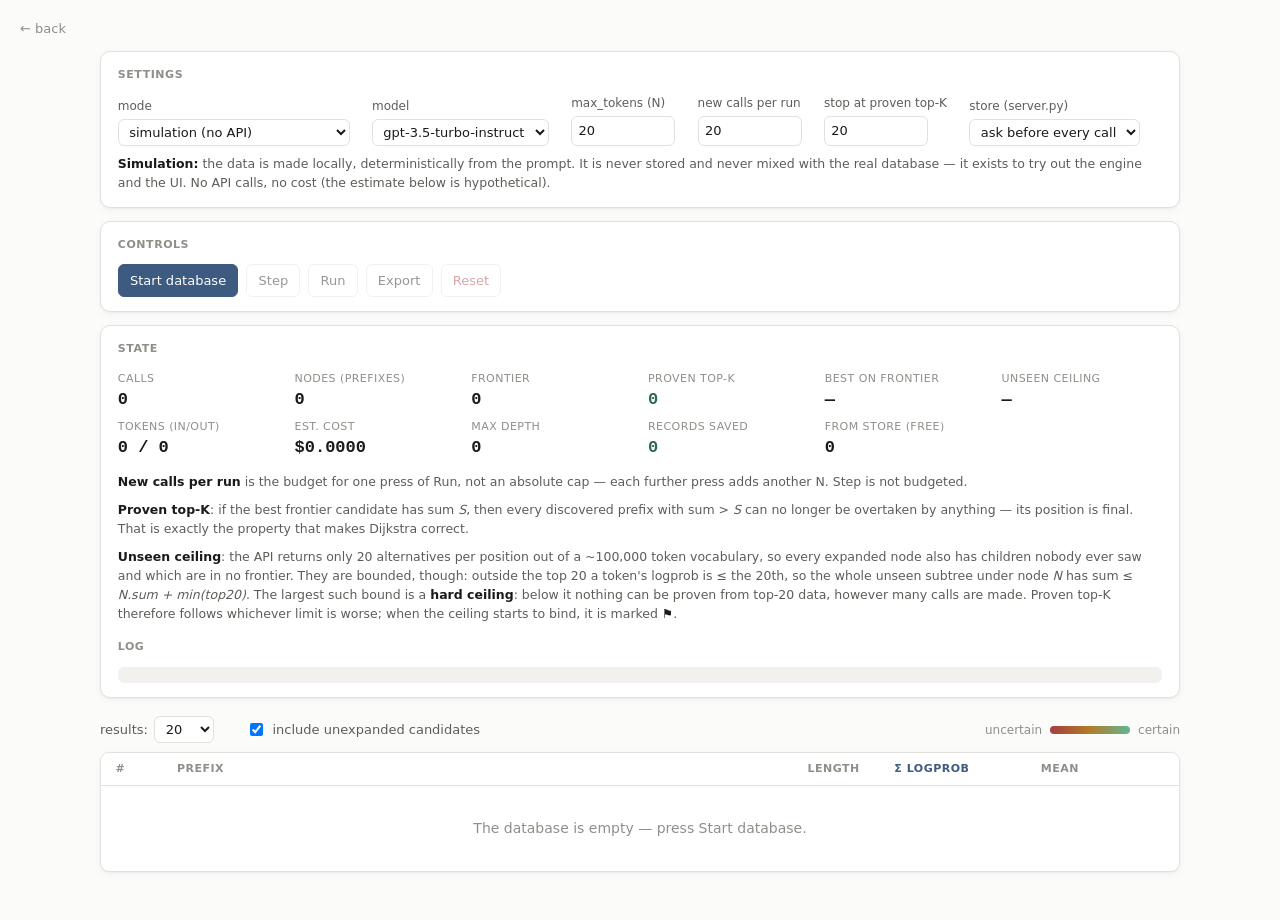
<file: builder.html>
<!doctype html>
<html lang="en">
<head>
<meta charset="utf-8">
<title>Logprobs — builder</title>
<meta name="viewport" content="width=device-width,initial-scale=1">
<link rel="stylesheet" href="/app.css">
<!-- In <head> and blocking: resolving the palette after the body renders
     shows the wrong one for a frame, and the bar navigates on every change. -->
<script src="/theme.js"></script>
<!-- The ask policy and its dialog: this page calls the API too, and one
     rule for the whole program means this page obeys the same one. -->
<script src="/ask-policy.js"></script>
<script src="/call-report.js"></script>
<script src="/approve-request.js"></script>
<style>
  /* Palette, buttons and form controls live in app.css so every page reads as
     one program. Only this page's own layout stays here. */

  header { margin-bottom: 1.25rem; }
  h1 { margin: 0 0 .35rem; font-size: 1.5rem; letter-spacing: -.01em; font-weight: 620; }
  .sub { color: var(--ink-dim); font-size: .875rem; max-width: 74ch; }

  .panel { margin-bottom: .8rem; }

  .cfg { display: flex; flex-wrap: wrap; gap: .9rem 1.4rem; align-items: flex-end; }
  /* Labels sit above the field here, not beside it; the rest is from app.css. */
  .fld { flex-direction: column; align-items: stretch; gap: .25rem; }
  .fld > span { font-size: .75rem; }
  .fld input[type=number] { width: 6.5rem; }

  .btns { display: flex; flex-wrap: wrap; gap: .5rem; align-items: center; }

  .badge { font-size: .6875rem; font-weight: 600; text-transform: uppercase;
    letter-spacing: .04em; padding: .2rem .45rem; border-radius: 4px; }
  .badge.sim { background: rgba(176,125,43,.16); color: var(--mid); }
  .badge.api { background: rgba(166,61,64,.14); color: var(--bad); }

  .stats { display: grid; grid-template-columns: repeat(auto-fit, minmax(8.5rem, 1fr)); gap: .1rem 1rem; }
  .stat { padding: .15rem 0; }
  .stat span { display: block; font-size: .6875rem; color: var(--ink-faint);
    text-transform: uppercase; letter-spacing: .04em; }
  .stat b { font-size: 1.0625rem; font-weight: 620; font-variant-numeric: tabular-nums;
    font-family: ui-monospace, Menlo, monospace; }
  .stat.hi b { color: var(--good); }
  .stat.warn b { color: var(--mid); }
  .sealbar.capped { background: rgba(176,125,43,.10); color: var(--mid); }

  .note { font-size: .78125rem; color: var(--ink-dim); margin-top: .6rem; line-height: 1.5; }
  .note b { color: var(--ink); }

  /* ---- ranked table (same compact one-line layout as strings.html) ---- */
  .tbl { background: var(--card); border: 1px solid var(--line); border-radius: 9px;
    box-shadow: var(--shadow); overflow: hidden; }
  .thead, .row { display: grid;
    grid-template-columns: 3rem minmax(0,1fr) 3.5rem 6rem 6rem 4.5rem;
    gap: .85rem; align-items: center; padding: .3rem .9rem; }
  .thead { position: sticky; top: 0; z-index: 5; background: var(--card);
    border-bottom: 1px solid var(--line); font-size: .6875rem; text-transform: uppercase;
    letter-spacing: .045em; color: var(--ink-faint); font-weight: 600;
    padding-top: .5rem; padding-bottom: .5rem; }
  .num { text-align: right; font-variant-numeric: tabular-nums; }
  .thead .key { color: var(--accent); }
  .row { border-bottom: 1px solid var(--line-soft); }
  .row:last-child { border-bottom: none; }
  .row:hover { background: var(--hover); }
  .rank { font: 600 .8125rem/1 ui-monospace, Menlo, monospace; color: var(--ink-faint);
    font-variant-numeric: tabular-nums; }
  .text { font: 13px/1.65 ui-monospace, "SF Mono", Menlo, Consolas, monospace;
    white-space: nowrap; overflow: hidden; text-overflow: ellipsis; min-width: 0; }
  .cell { font-size: .78125rem; color: var(--ink-dim); font-variant-numeric: tabular-nums;
    font-family: ui-monospace, Menlo, monospace; }
  .cell.key { color: var(--accent); font-weight: 600; }
  .tok { display: inline-block; padding: .02em .24em; margin: 0 1px 1px 0;
    border-radius: 3px; border-bottom: 2px solid transparent; }
  .tok .ctrl { color: var(--ink-faint); font-size: .85em; }
  .tok.alt { border-bottom-color: var(--mid); border-bottom-style: dotted; }
  .flag { font-size: .6875rem; padding: 0 .3rem; border-radius: 3px; }
  .flag.frontier { background: var(--chip); color: var(--ink-faint); }

  .sealbar { display: flex; align-items: center; gap: .6rem; padding: .3rem .9rem;
    background: rgba(45,106,79,.09); border-top: 1px solid var(--line);
    border-bottom: 1px solid var(--line); font-size: .71875rem; color: var(--good);
    font-weight: 600; letter-spacing: .02em; }
  .sealbar .ln { flex: 1; height: 1px; background: currentColor; opacity: .3; }

  .empty { padding: 2rem 1rem; text-align: center; color: var(--ink-faint); font-size: .875rem; }

  #log { font: 12px/1.6 ui-monospace, Menlo, monospace; max-height: 11rem; overflow: auto;
    background: var(--chip); border-radius: 6px; padding: .5rem .65rem; margin-top: .2rem;
    color: var(--ink-dim); }
  #log div { white-space: pre-wrap; word-break: break-word; }
  #log .err { color: var(--bad); }
  #log .ok { color: var(--good); }

  .toolbar { display: flex; align-items: center; gap: 1rem; margin: 1.1rem 0 .55rem; flex-wrap: wrap; }
  .toolbar label { font-size: .8125rem; color: var(--ink-dim); display: flex; align-items: center; gap: .4rem; }
  .shown { font-size: .78125rem; color: var(--ink-faint); font-variant-numeric: tabular-nums; }
  .legend { margin-left: auto; display: flex; align-items: center; gap: .5rem;
    font-size: .75rem; color: var(--ink-faint); }
  .legend .ramp { width: 80px; height: 8px; border-radius: 4px;
    background: linear-gradient(90deg, var(--bad), var(--mid), rgba(45,160,110,.75)); }

  @media (max-width: 720px) {
    .thead, .row { grid-template-columns: 2.5rem minmax(0,1fr) 5.5rem; }
    .c-n, .c-mean, .c-flag { display: none; }
  }
</style>
</head>
<body>
<!-- The nav strip is gone and this page carries no settings bar, so it needs
     one way back on its own. -->
<a class="backlink" href="/">← back</a>

<div class="wrap">
  <header>
    <h1>Builder — growing the database</h1>
    <div class="sub">
      Always expands <b>the best candidate not yet tried</b> (best-first / Dijkstra).
      Every response gives 20 alternatives at every position, so each candidate's logprob is
      known <i>before</i> any call — the frontier can be ordered for free. The database
      therefore grows in exactly the order it will be read in.
    </div>
  </header>

  <div class="panel">
    <h2>Settings <span id="cfgLock" class="badge" style="display:none"></span></h2>
    <div class="cfg">
      <label class="fld"><span>mode</span>
        <select id="mode">
          <option value="sim">simulation (no API)</option>
          <option value="api">API — real calls (costs money)</option>
        </select>
      </label>
      <label class="fld"><span>model</span>
        <select id="model">
          <option value="gpt-3.5-turbo-instruct">gpt-3.5-turbo-instruct</option>
          <option value="davinci-002">davinci-002</option>
          <option value="babbage-002">babbage-002</option>
        </select>
      </label>
      <label class="fld"><span>max_tokens (N)</span>
        <input type="number" id="maxTokens" value="20" min="1" max="4096" step="1">
      </label>
      <label class="fld"><span>new calls per run</span>
        <input type="number" id="maxCalls" value="20" min="1" step="10">
      </label>
      <label class="fld"><span>stop at proven top-K</span>
        <input type="number" id="targetK" value="20" min="0" step="10">
      </label>
      <label class="fld"><span>store (server.py)</span>
        <select id="useStore">
          <option value="1">ask before every call</option>
          <option value="0">do not use</option>
        </select>
      </label>
    </div>
    <div class="note" id="modeNote"></div>
  </div>

  <div class="panel">
    <h2>Controls</h2>
    <div class="btns">
      <button id="btnStart" class="primary">Start database</button>
      <button id="btnStep" disabled>Step</button>
      <button id="btnRun" disabled>Run</button>
      <button id="btnExport" disabled>Export</button>
      <button id="btnReset" class="danger" disabled>Reset</button>
    </div>
  </div>

  <div class="panel">
    <h2>State</h2>
    <div class="stats">
      <div class="stat"><span>calls</span><b id="sCalls">0</b></div>
      <div class="stat"><span>nodes (prefixes)</span><b id="sNodes">0</b></div>
      <div class="stat"><span>frontier</span><b id="sFrontier">0</b></div>
      <div class="stat hi"><span>proven top-K</span><b id="sProven">0</b></div>
      <div class="stat"><span>best on frontier</span><b id="sBestF">—</b></div>
      <div class="stat"><span>unseen ceiling</span><b id="sCeiling">—</b></div>
      <div class="stat"><span>tokens (in/out)</span><b id="sTokens">0 / 0</b></div>
      <div class="stat"><span>est. cost</span><b id="sCost">$0.0000</b></div>
      <div class="stat"><span>max depth</span><b id="sDepth">0</b></div>
      <div class="stat hi"><span>records saved</span><b id="sSaved">0</b></div>
      <div class="stat"><span>from store (free)</span><b id="sStore">0</b></div>
    </div>
    <div class="note">
      <b>New calls per run</b> is the budget for one press of Run, not an absolute cap —
      each further press adds another N. Step is not budgeted.
    </div>
    <div class="note">
      <b>Proven top-K</b>: if the best frontier candidate has sum <i>S</i>, then every
      discovered prefix with sum &gt; <i>S</i> can no longer be overtaken by anything — its
      position is final. That is exactly the property that makes Dijkstra correct.
    </div>
    <div class="note">
      <b>Unseen ceiling</b>: the API returns only 20 alternatives per position out of a ~100,000
      token vocabulary, so every expanded node also has children nobody ever saw and which are in
      no frontier. They are bounded, though: outside the top 20 a token's logprob is ≤ the 20th, so
      the whole unseen subtree under node <i>N</i> has sum ≤ <i>N.sum + min(top20)</i>. The largest
      such bound is a <b>hard ceiling</b>: below it nothing can be proven from top-20 data, however
      many calls are made. Proven top-K therefore follows whichever limit is worse; when the ceiling
      starts to bind, it is marked <b>⚑</b>.
    </div>
    <h2 style="margin-top:1rem">Log</h2>
    <div id="log"></div>
  </div>

  <div class="toolbar">
    <label for="limitSel">results:
      <select id="limitSel">
        <option>20</option><option>50</option><option>100</option>
        <option>200</option><option value="0">all</option>
      </select>
    </label>
    <span class="shown" id="shown"></span>
    <label><input type="checkbox" id="showFrontier" checked> include unexpanded candidates</label>
    <div class="legend"><span>uncertain</span><span class="ramp"></span><span>certain</span></div>
  </div>

  <div class="tbl">
    <div class="thead">
      <div>#</div><div>prefix</div>
      <div class="num c-n">length</div>
      <div class="num key">Σ logprob</div>
      <div class="num c-mean">mean</div>
      <div class="c-flag"></div>
    </div>
    <div id="list"><div class="empty">The database is empty — press Start database.</div></div>
  </div>
</div>

<script>
'use strict';

/* ============================================================================
   PRICING — $ per 1M tokens (input, output), verified against OpenAI docs.
   Used only for the running cost estimate.
   ========================================================================= */
const PRICING = {
  'gpt-3.5-turbo-instruct': [1.50, 2.00],
  'davinci-002':            [2.00, 2.00],
  'babbage-002':            [0.40, 0.40],
};
// davinci-002 / babbage-002 cap logprobs at 5, not 20 — the frontier grows ~4x
// slower on those models. Kept here so the simulator mirrors reality.
const ALT_COUNT = { 'gpt-3.5-turbo-instruct': 20, 'davinci-002': 5, 'babbage-002': 5 };

/* ============================================================================
   HEAP — max-heap on cumulative sum logprob (closest to zero wins).
   ========================================================================= */
class MaxHeap {
  constructor() { this.a = []; this.seq = 0; }
  get size() { return this.a.length; }
  _less(i, j) {                       // i sorts before j?
    const x = this.a[i], y = this.a[j];
    if (x.sum !== y.sum) return x.sum > y.sum;
    return x.seq < y.seq;              // stable tie-break
  }
  push(node) {
    this.a.push({ sum: node.sum, seq: this.seq++, node });
    let i = this.a.length - 1;
    while (i > 0) {
      const p = (i - 1) >> 1;
      if (this._less(i, p)) { [this.a[i], this.a[p]] = [this.a[p], this.a[i]]; i = p; }
      else break;
    }
  }
  pop() {
    if (!this.a.length) return null;
    const top = this.a[0], last = this.a.pop();
    if (this.a.length) {
      this.a[0] = last;
      let i = 0;
      for (;;) {
        const l = 2*i + 1, r = l + 1;
        let m = i;
        if (l < this.a.length && this._less(l, m)) m = l;
        if (r < this.a.length && this._less(r, m)) m = r;
        if (m === i) break;
        [this.a[i], this.a[m]] = [this.a[m], this.a[i]];
        i = m;
      }
    }
    return top.node;
  }
  peek() { return this.a.length ? this.a[0].node : null; }
}

/* ============================================================================
   TRIE — the whole database. A node IS a prefix; identical token sequences are
   the same node, so convergent paths dedupe by construction (no separate
   dedup pass, and no reliance on previous_response_id / repair-links ids).
   ========================================================================= */
function makeNode(token, logprob, parent) {
  return {
    token, logprob,
    sum: parent ? parent.sum + logprob : logprob,   // cumulative sum logprob
    depth: parent ? parent.depth + 1 : 1,
    parent,
    children: new Map(),
    top: null,          // top_logprobs recorded at THIS node = its children's logprobs
    minTop: null,       // smallest logprob among those — bounds every UNSEEN child
    expanded: false,    // did some response cover this node's next position?
    queued: false,      // already sitting in the frontier heap
    originId: null,     // id of the response that gave this node its logprob
  };
}

class Engine {
  constructor(model, maxTokens) {
    this.model = model;
    this.maxTokens = maxTokens;
    // Root is the empty prompt: not a prefix itself, so sum 0 / depth 0.
    this.root = { token: '', logprob: 0, sum: 0, depth: 0, parent: null,
                  children: new Map(), top: null, expanded: false, queued: false };
    this.frontier = new MaxHeap();
    this.unseenMax = -Infinity;   // best bound on any never-seen subtree
    this.nodeCount = 0;
    this.calls = 0;
    this.promptTokens = 0;
    this.completionTokens = 0;
    this.maxDepth = 0;
    this.started = false;
  }

  pathTokens(node) {
    const out = [];
    for (let n = node; n && n.parent; n = n.parent) out.push(n.token);
    return out.reverse();
  }
  pathText(node) { return this.pathTokens(node).join(''); }

  /* Integrate one API (or simulated) response into the trie.
     A response for prompt P with N positions gives, at position i, a chosen
     token t_i plus alternatives T_i. T_i are the alternatives at the position
     AFTER P+t_0..t_{i-1} — i.e. T_i belongs to the PARENT of t_i. So the node
     we are standing on gets T_i, then we descend into t_i. The final node gets
     no alternatives, which is exactly why it stays on the frontier. */
  integrate(startNode, positions, responseId) {
    let node = startNode;
    for (const pos of positions) {
      if (pos.top && !node.top) {
        node.top = pos.top;
        node.minTop = Math.min(...Object.values(pos.top));
        node.expanded = true;
        this.noteUnseenBound(node);
        // Every alternative is a discoverable prefix with a known logprob —
        // free information, no call spent on it.
        for (const [tok, lp] of Object.entries(pos.top)) {
          this.addChild(node, tok, lp, responseId);
        }
      }
      const child = this.addChild(node, pos.token, pos.logprob, responseId);
      node = child;
    }
    return node;
  }

  /* Structure-only child, for walking a stored record's prompt path. Its
     logprob stays unknown until some record's top_logprobs covers it. */
  ensureChild(parent, token) {
    let child = parent.children.get(token);
    if (!child) {
      child = makeNode(token, null, parent);
      child.sum = null;
      parent.children.set(token, child);
      this.nodeCount++;
      if (child.depth > this.maxDepth) this.maxDepth = child.depth;
    }
    return child;
  }

  addChild(parent, token, logprob, responseId) {
    let child = parent.children.get(token);
    if (!child) {
      child = makeNode(token, logprob, parent);
      child.originId = responseId || null;
      parent.children.set(token, child);
      this.nodeCount++;
      if (child.depth > this.maxDepth) this.maxDepth = child.depth;
    } else if (child.logprob == null) {
      child.logprob = logprob;
      child.sum = (parent.sum == null ? null : parent.sum + logprob);
      child.originId = responseId || null;
    }
    if (child.logprob != null && !child.expanded && !child.queued) {
      child.queued = true;
      this.frontier.push(child);
    }
    return child;
  }

  /* Recompute every cumulative sum top-down and rebuild the frontier heap.
     Needed after a rebuild from storage, where a node's structure can appear
     (from some record's prompt path) before another record supplies its
     logprob — so sums cannot be accumulated correctly on the way in. */
  recomputeSums() {
    this.frontier = new MaxHeap();
    this.unseenMax = -Infinity;   // depends on sums, so it must be redone too
    this.maxDepth = 0;
    const stack = [this.root];
    while (stack.length) {
      const n = stack.pop();
      if (n.depth > this.maxDepth) this.maxDepth = n.depth;
      this.noteUnseenBound(n);
      for (const c of n.children.values()) {
        c.sum = (n.sum == null || c.logprob == null) ? null : n.sum + c.logprob;
        c.queued = false;
        if (c.sum != null && !c.expanded) { c.queued = true; this.frontier.push(c); }
        stack.push(c);
      }
    }
  }

  /* Rebuild the whole tree from persisted records — a reload must not cost a
     single call. Mirrors what the Python trie builder does: walk each record's
     prompt path for structure, then integrate its own positions for logprobs. */
  rebuildFromRecords(records) {
    const sorted = [...records].sort((a, b) => (a.created || 0) - (b.created || 0));
    for (const rec of sorted) {
      const ptoks = rec?.prompt?.logprobs?.tokens || [];
      let node = this.root;
      for (const t of ptoks) node = this.ensureChild(node, t);
      let positions;
      try { positions = parseCompletionsResponse(rec); } catch { continue; }
      this.integrate(node, positions, rec.id);
      this.calls++;
      this.promptTokens += rec.usage?.prompt_tokens || 0;
      this.completionTokens += rec.usage?.completion_tokens || 0;
    }
    this.root.expanded = this.root.top != null;
    this.recomputeSums();
  }

  /* ---- the unseen-token ceiling ----------------------------------------
     The API returns only the top 20 alternatives per position, out of a
     ~100k vocabulary. So an expanded node N has ~100k children of which we
     know 20; the rest are real prefixes we have never seen and that sit in
     no frontier. Ignoring them makes the "proven" claim too strong.

     They are bounded, though: the API returns the *best* 20, so any token
     outside them has logprob <= min(top20 at N), hence
         sum(any unseen descendant of N) <= N.sum + N.minTop
     which bounds N's whole unseen subtree at once. The largest such bound
     over all expanded nodes is a hard ceiling: nothing below it can ever be
     proven from top-20 data alone, however many calls we make.

     The ceiling does not necessarily come from the root. minTop <= log(1/20)
     ~= -3.0 always, but a shallow node with a flat top-20 can still bound
     higher than the root does, so it has to be maximised over, not assumed. */
  noteUnseenBound(node) {
    if (node.sum == null || node.minTop == null) return;
    const b = node.sum + node.minTop;
    if (b > this.unseenMax) this.unseenMax = b;
  }

  unseenCeiling() {
    return this.unseenMax === -Infinity ? null : this.unseenMax;
  }

  /* Where the proof actually runs out: the worse of the two limits. */
  provenCut() {
    const f = this.bestFrontierSum();
    const c = this.unseenCeiling();
    if (f == null && c == null) return null;
    if (f == null) return c;
    if (c == null) return f;
    return Math.max(f, c);
  }

  /* True when it is the top-20 limit, not the frontier, that stops the proof —
     i.e. further calls cannot extend the proven set any further. */
  ceilingIsBinding() {
    const f = this.bestFrontierSum();
    const c = this.unseenCeiling();
    return f != null && c != null && c >= f;
  }

  /* The sealed line: with the best frontier candidate at sum S, every
     discovered prefix with sum > S is final. */
  bestFrontierSum() {
    // Skip stale heap entries (nodes expanded after being queued).
    for (;;) {
      const top = this.frontier.peek();
      if (!top) return null;
      if (top.expanded) { this.frontier.pop(); continue; }
      return top.sum;
    }
  }

  nextTarget() {
    for (;;) {
      const n = this.frontier.pop();
      if (!n) return null;
      n.queued = false;
      if (n.expanded) continue;
      return n;
    }
  }

  allPrefixes(includeFrontier) {
    const out = [];
    const stack = [this.root];
    while (stack.length) {
      const n = stack.pop();
      // sum can be null when an ancestor's logprob is still unknown (a prompt
      // path walked in from storage that nothing has scored yet) — such a
      // prefix has no comparable score, so it is not a ranking entry.
      if (n.parent && n.logprob != null && n.sum != null && (includeFrontier || n.expanded)) out.push(n);
      for (const c of n.children.values()) stack.push(c);
    }
    out.sort((a, b) => b.sum - a.sum || a.depth - b.depth);
    return out;
  }

  cost() {
    const [pin, pout] = PRICING[this.model] || [0, 0];
    return this.promptTokens / 1e6 * pin + this.completionTokens / 1e6 * pout;
  }
}

/* ============================================================================
   PERSISTENCE — its own IndexedDB, deliberately NOT the one logprobs.html uses.
   Records are written in the same text_completion shape that logprobs.html and
   the Python scripts already read, so builder output can be exported and used
   there directly — but a separate database name means a bug here can never
   corrupt the existing hand-built history.

   Paid data must survive anything: every response is persisted BEFORE it is
   integrated into the trie, so a crash or a bug in integration cannot lose a
   call that was already charged for. On load the whole tree is rebuilt from
   these records, so a reload costs nothing.
   ========================================================================= */
const DB_NAME = 'builderDB', DB_VERSION = 1, STORE = 'completions';

function idbOpen() {
  return new Promise((resolve, reject) => {
    const req = indexedDB.open(DB_NAME, DB_VERSION);
    req.onupgradeneeded = () => {
      const db = req.result;
      if (!db.objectStoreNames.contains(STORE)) {
        const s = db.createObjectStore(STORE, { keyPath: 'id' });
        s.createIndex('by_created', 'created', { unique: false });
      }
    };
    req.onsuccess = () => resolve(req.result);
    req.onerror = () => reject(req.error);
  });
}
function idbWith(mode, fn) {
  return idbOpen().then(db => new Promise((resolve, reject) => {
    const tx = db.transaction(STORE, mode);
    const store = tx.objectStore(STORE);
    let out;
    Promise.resolve(fn(store)).then(r => { out = r; }).catch(reject);
    tx.oncomplete = () => resolve(out);
    tx.onerror = () => reject(tx.error);
    tx.onabort = () => reject(tx.error);
  }));
}
const idbPut    = rec => idbWith('readwrite', s => { s.put(rec); });
const idbGetAll = ()  => idbWith('readonly',  s => new Promise((res, rej) => {
  const r = s.getAll(); r.onsuccess = () => res(r.result || []); r.onerror = () => rej(r.error);
}));
const idbCount  = ()  => idbWith('readonly',  s => new Promise((res, rej) => {
  const r = s.count(); r.onsuccess = () => res(r.result || 0); r.onerror = () => rej(r.error);
}));
const idbClear  = ()  => idbWith('readwrite', s => { s.clear(); });

/* ============================================================================
   API LAYER. Split into pure pieces (request building, response parsing, error
   classification) plus one thin networking function, so every part except the
   actual socket can be exercised without spending anything.
   ========================================================================= */
const COMPLETIONS_URL = 'https://api.openai.com/v1/completions';

// Swappable only so the error/retry paths can be tested without a network.
let apiFetch = (...args) => fetch(...args);

function buildRequestBody(prompt, maxTokens, model) {
  return {
    model,
    prompt,
    // One rule for the whole program: 20 for gpt, 5 for the base models, which
    // cap it there anyway. See ask-policy.js.
    logprobs: window.AskPolicy.logprobsFor(model),
    max_tokens: maxTokens,
    temperature: 0,
    seed: 0,
  };
}

/* Legacy text_completion -> [{token, logprob, top}]. Throws on any shape we
   don't recognise rather than returning something half-parsed. */
function parseCompletionsResponse(json) {
  const choice = json?.choices?.[0];
  const lp = choice?.logprobs;
  if (!lp || !Array.isArray(lp.tokens)) {
    throw new Error('The response has an unexpected shape (choices[0].logprobs.tokens is missing).');
  }
  const toks = lp.tokens, lps = lp.token_logprobs || [], tops = lp.top_logprobs || [];
  if (lps.length !== toks.length) {
    throw new Error(`Length mismatch: ${toks.length} tokens vs ${lps.length} logprobs.`);
  }
  return toks.map((t, i) => ({
    token: t,
    logprob: lps[i],
    top: (tops[i] && typeof tops[i] === 'object') ? tops[i] : null,
  }));
}

class ApiError extends Error {
  constructor(message, { status = null, retryable = false } = {}) {
    super(message); this.name = 'ApiError'; this.status = status; this.retryable = retryable;
  }
}

/* Turn an HTTP response into parsed JSON or a clearly-typed error. A non-JSON
   body is the case that already bit us once: during an OpenAI outage the
   endpoint returned an nginx 503 HTML page, res.json() threw, and the throw was
   swallowed into a silent null so the UI showed nothing at all. */
async function readApiResponse(res) {
  const ctype = res.headers.get('content-type') || '';
  let json = null, text = null;
  if (ctype.includes('application/json')) {
    try { json = await res.json(); } catch (e) { json = null; }
  } else {
    try { text = await res.text(); } catch { text = null; }
  }

  if (json?.error) {
    const msg = json.error.message || 'unknown error';
    const retryable = res.status === 429 || res.status >= 500;
    throw new ApiError(`API chyba (HTTP ${res.status}): ${msg}`, { status: res.status, retryable });
  }
  if (!res.ok) {
    const snippet = text ? ` — ${text.replace(/\s+/g, ' ').slice(0, 120)}` : '';
    throw new ApiError(`HTTP ${res.status} ${res.statusText || ''}${snippet}`.trim(),
                       { status: res.status, retryable: res.status === 429 || res.status >= 500 });
  }
  if (!json) {
    throw new ApiError(`HTTP ${res.status}: the response is not JSON (content-type: ${ctype || 'none'})`,
                       { status: res.status, retryable: res.status >= 500 });
  }
  return json;
}

/* The API key never reaches the log, the DOM, or a stored record — only the
   Authorization header of a request to api.openai.com. */
async function getApiKey() {
  try { const k = localStorage.getItem('openai_key'); if (k) return k; } catch {}
  try {
    const r = await fetch('local_api_key.json', { cache: 'no-store' });
    if (r.ok) {
      const d = await r.json();
      if (typeof d.openai_key === 'string' && d.openai_key) {
        try { localStorage.setItem('openai_key', d.openai_key); } catch {}
        return d.openai_key;
      }
    }
  } catch {}
  return null;
}

const RETRY_DELAYS_MS = [1000, 4000];   // only for 429 / 5xx

// A stubbed Response in tests may not implement headers.get at all.
function safeHeader(res, name) {
  try { return res.headers.get(name) || null; } catch { return null; }
}

async function fetchPositionsFromApi(prompt, maxTokens, model) {
  const key = await getApiKey();
  if (!key) throw new ApiError('No API key (neither localStorage "openai_key" nor local_api_key.json).');

  const body = buildRequestBody(prompt, maxTokens, model);

  /* The same gate as everywhere else, and before the retry loop: a retry sends
     the identical body, so approving it once is approving it. */
  window.CallReport.report('asking', `${model} · ${maxTokens} tokenů`);
  const verdict = await window.AskPolicy.guard(body, {total: 1});
  if (verdict !== 'yes' && verdict !== 'all') {
    window.CallReport.report('declined');
    throw new ApiError('Volání zrušeno — nic se neposlalo.');
  }
  window.CallReport.report('calling', `${model} · ${maxTokens} tokenů`);

  let lastErr = null;

  for (let attempt = 0; attempt <= RETRY_DELAYS_MS.length; attempt++) {
    if (attempt > 0) {
      const wait = RETRY_DELAYS_MS[attempt - 1];
      log(`  opakuji za ${wait} ms (pokus ${attempt + 1})`, 'err');
      await new Promise(r => setTimeout(r, wait));
    }
    try {
      const t0 = Date.now();
      const res = await apiFetch(COMPLETIONS_URL, {
        method: 'POST',
        headers: { 'Content-Type': 'application/json', 'Authorization': `Bearer ${key}` },
        body: JSON.stringify(body),
      });
      const latency = Date.now() - t0;
      const json = await readApiResponse(res);
      window.CallReport.report('saved', `${model} · ${latency} ms`);
      return {
        positions: parseCompletionsResponse(json),
        usage: json.usage || null,
        raw: json,        // kept verbatim so nothing from a paid call is discarded
        request: body,
        // x-request-id is the only handle OpenAI support can trace a specific
        // call by, and it exists only on the response — so capture it now or
        // lose it. CORS limits what a browser may read: the endpoint sends
        // openai-processing-ms and rate-limit headers, but only X-Request-ID
        // and CF-Ray are in Access-Control-Expose-Headers, so the rest come
        // back as null here and are simply not recorded.
        http: {
          status: res.status,
          request_id: safeHeader(res, 'x-request-id'),
          cf_ray: safeHeader(res, 'cf-ray'),
          latency_ms: latency,
          attempts: attempt + 1,
        },
      };
    } catch (err) {
      lastErr = err;
      if (!(err instanceof ApiError) || !err.retryable) throw err;
    }
  }
  throw lastErr;
}

/* Build the persisted record. Same shape logprobs.html writes, so the Python
   scripts (build_trie etc.) read builder output without changes: prompt token
   path in prompt.logprobs.tokens, the response's own logprobs in choices[0]. */
function buildRecord({ raw, request, promptTokens, promptText, previousResponseId, maxTokens, http }) {
  return {
    id: raw.id,
    object: raw.object || 'text_completion',
    created: raw.created || 0,
    model: raw.model,
    previous_response_id: previousResponseId || null,
    prompt: {
      text: promptText,
      index: 0,
      logprobs: { tokens: promptTokens, token_logprobs: [], top_logprobs: [] },
    },
    choices: raw.choices,
    usage: raw.usage,
    max_tokens: Number(raw.choices?.[0]?.logprobs?.tokens?.length ?? maxTokens),
    temperature: 0,
    seed: 0,
    meta: { target_max_tokens: Number(maxTokens), source: 'builder', http: http || null },
    request,          // exact body sent, so the alias actually requested is recoverable
  };
}

/* ============================================================================
   SIMULATOR — local stand-in so the engine and UI can be exercised with no
   network and no spend. Deterministic per prompt (mirrors temperature 0 /
   seed 0), and its data is never persisted or exported anywhere.
   ========================================================================= */
const SIM_VOCAB = [
  '\n', '\n\n', 'The', 'This', 'In', 'We', 'I', 'A', 'It', 'package', 'import',
  '#include', '#', '<?', 'const', 'public', 'class', 'def', 'function', '//',
  ' the', ' a', ' of', ' to', ' and', ' is', ' for', ' com', ' System', ' name',
  ' value', ' data', ' 2019', ' best', ' most', ' first', '1', '2', ';', '{', '}',
  '()', ' =', ' return', ' if', ' new', 'light', 'ch', ' Business', ' Book',
];
function hash32(str) {
  let h = 2166136261 >>> 0;
  for (let i = 0; i < str.length; i++) { h ^= str.charCodeAt(i); h = Math.imul(h, 16777619) >>> 0; }
  return h >>> 0;
}
function mulberry32(seed) {
  let a = seed >>> 0;
  return function () {
    a = (a + 0x6D2B79F5) >>> 0;
    let t = Math.imul(a ^ (a >>> 15), 1 | a);
    t = (t + Math.imul(t ^ (t >>> 7), 61 | t)) ^ t;
    return ((t ^ (t >>> 14)) >>> 0) / 4294967296;
  };
}
async function simulatePositions(prompt, maxTokens, model) {
  const nAlts = ALT_COUNT[model] || 20;
  const rnd = mulberry32(hash32(model + '\u0000' + prompt));
  const positions = [];
  for (let i = 0; i < maxTokens; i++) {
    // Deeper into a continuation the model gets more certain — the pattern the
    // real 4096-token run showed very clearly.
    const certainty = Math.min(0.97, 0.18 + 0.62 * (1 - Math.exp(-i / 3)));
    const pool = [];
    const used = new Set();
    while (pool.length < nAlts) {
      const t = SIM_VOCAB[Math.floor(rnd() * SIM_VOCAB.length)];
      if (used.has(t)) continue;
      used.add(t); pool.push(t);
    }
    // Geometric decay, then normalise. Built this way so the chosen token is
    // ALWAYS the argmax: at temperature 0 the API can never return a chosen
    // token that some alternative outranks, and a simulator that allowed it
    // would fake a greedy spine that isn't greedy. decayBase * jitter stays
    // below 1, so the weights are strictly decreasing.
    const decayBase = Math.max(0.05, 1 - certainty);
    const raw = [];
    let w = 1;
    for (let k = 0; k < pool.length; k++) {
      raw.push(w);
      w *= decayBase * (0.85 + 0.3 * rnd());
    }
    const total = raw.reduce((s, x) => s + x, 0);
    const top = {};
    pool.forEach((t, k) => { top[t] = Math.log(Math.max(raw[k] / total, 1e-9)); });
    positions.push({ token: pool[0], logprob: top[pool[0]], top });
  }
  const promptTokens = Math.max(1, prompt.length ? Math.ceil(prompt.length / 4) : 1);
  return { positions, usage: { prompt_tokens: promptTokens, completion_tokens: maxTokens } };
}

/* ============================================================================
   UI
   ========================================================================= */
const el = id => document.getElementById(id);
const modeEl = el('mode'), modelEl = el('model'), maxTokensEl = el('maxTokens');

/* Deklarovano tady, ne u storeLookup(): let/const nejsou hoistovane, a obsluha
   selectoru nize se spousti okamzite — nizsi deklarace by dala ReferenceError. */
const STORE_KEY = 'builder_use_store';
let USE_STORE = (() => { try { return localStorage.getItem(STORE_KEY) !== '0'; } catch { return true; } })();

const useStoreEl = el('useStore');
if (useStoreEl) {
  useStoreEl.value = USE_STORE ? '1' : '0';
  useStoreEl.addEventListener('change', () => {
    USE_STORE = useStoreEl.value === '1';
    try { localStorage.setItem(STORE_KEY, USE_STORE ? '1' : '0'); } catch {}
    log(USE_STORE ? 'store zapnut — pred kazdym volanim se zepta serveru'
                  : 'store vypnut — chova se jako driv');
  });
}
const maxCallsEl = el('maxCalls'), targetKEl = el('targetK');
const btnStart = el('btnStart'), btnStep = el('btnStep'), btnRun = el('btnRun');
const btnReset = el('btnReset'), btnExport = el('btnExport');
const listEl = el('list'), logEl = el('log'), shownEl = el('shown');
const limitSel = el('limitSel'), showFrontierEl = el('showFrontier');
const cfgLock = el('cfgLock'), modeNote = el('modeNote');

let engine = null;
let running = false;
let renderQueued = false;
let ceilingWarned = false;
// Budget is per Run press, not an absolute cap -- otherwise the very first run
// would exhaust it and further building would need the field edited by hand.
let runStartCalls = 0;

function escapeToken(t) {
  const out = [];
  for (const ch of t) {
    if (ch === '\n') out.push('<span class="ctrl">⏎</span>');
    else if (ch === '\t') out.push('<span class="ctrl">⇥</span>');
    else if (ch === ' ') out.push('<span class="ctrl">␣</span>');
    else if (ch === '\ufeff') out.push('<span class="ctrl">[BOM]</span>');
    else out.push(ch.replace(/&/g,'&amp;').replace(/</g,'&lt;').replace(/>/g,'&gt;'));
  }
  return out.join('');
}
function plain(t) {
  return t.replace(/\n/g,'\\n').replace(/\t/g,'\\t').replace(/ /g,'␣').replace(/\ufeff/g,'[BOM]');
}
function tokColor(logprob) {
  const p = Math.exp(logprob);
  const a = 0.10 + 0.55 * Math.min(1, p);
  if (p > 0.6)  return `rgba(45,160,110,${a})`;
  if (p > 0.15) return `rgba(200,150,50,${a})`;
  return `rgba(190,70,75,${Math.max(0.12, a)})`;
}
function fmt(x, d = 4) { return Number(x).toFixed(d); }

function log(msg, cls) {
  const d = document.createElement('div');
  if (cls) d.className = cls;
  // Safety net: an API key must never end up in the log, however it got here.
  d.textContent = String(msg).replace(/sk-[A-Za-z0-9_\-]{8,}/g, 'sk-[REDACTED]');
  logEl.appendChild(d);
  while (logEl.children.length > 200) logEl.removeChild(logEl.firstChild);
  logEl.scrollTop = logEl.scrollHeight;
}

function updateModeNote() {
  const sim = modeEl.value === 'sim';
  modeNote.innerHTML = sim
    ? '<b>Simulation:</b> the data is made locally, deterministically from the prompt. It is '
      + 'never stored and never mixed with the real database — it exists to try out the engine '
      + 'and the UI. No API calls, no cost (the estimate below is hypothetical).'
    : '<b>API mode is live and will be charged for real tokens.</b> Every response is written '
      + 'to its own IndexedDB (<code>builderDB</code>, separate from <code>logprobs.html</code>) '
      + '<i>before</i> it is processed, so a paid call cannot be lost; after a reload the tree '
      + 'is rebuilt from storage without a single call. The key comes from <code>local_api_key.json</code> '
      + 'or from localStorage and never reaches the log or the stored data.';
  const alts = ALT_COUNT[modelEl.value] || 20;
  if (alts < 20) {
    modeNote.innerHTML += `<br><b>Note:</b> ${modelEl.value} returns only ${alts} alternatives `
      + 'per position, not 20, so the frontier grows much more slowly.';
  }
}

function setConfigEnabled(on) {
  [modeEl, modelEl, maxTokensEl].forEach(e => e.disabled = !on);
  cfgLock.style.display = on ? 'none' : '';
  if (!on) {
    cfgLock.className = 'badge ' + (engine && modeEl.value === 'sim' ? 'sim' : 'api');
    cfgLock.textContent = (modeEl.value === 'sim' ? 'simulation' : 'api') + ' · locked';
  }
}

function refreshButtons() {
  const has = !!engine;
  btnStart.disabled = has;
  btnStep.disabled = !has || running;
  btnRun.disabled = !has;
  btnReset.disabled = !has || running;
  btnRun.textContent = running ? 'Pause' : 'Run';
  btnRun.classList.toggle('primary', running);
}

function scheduleRender() {
  if (renderQueued) return;
  renderQueued = true;
  // setTimeout, not requestAnimationFrame: rAF does not fire at all in a
  // background tab, so a long unattended run would leave the stats and table
  // stuck at their old values while generation actually progressed.
  setTimeout(() => { renderQueued = false; renderAll(); }, 16);
}

function renderStats() {
  if (!engine) return;
  const bestF = engine.bestFrontierSum();
  el('sCalls').textContent = engine.calls;
  el('sNodes').textContent = engine.nodeCount;
  el('sFrontier').textContent = engine.frontier.size;
  el('sBestF').textContent = bestF == null ? '—' : fmt(bestF);
  el('sTokens').textContent = `${engine.promptTokens} / ${engine.completionTokens}`;
  el('sCost').textContent = '$' + fmt(engine.cost());
  el('sDepth').textContent = engine.maxDepth;
  el('sStore').textContent = storeHits;
}

function renderAll() {
  if (!engine) return;
  renderStats();

  const includeFrontier = showFrontierEl.checked;
  const all = engine.allPrefixes(includeFrontier);
  const cut = engine.provenCut();
  const proven = cut == null ? all.length : all.filter(n => n.sum > cut).length;
  const capped = engine.ceilingIsBinding();
  el('sProven').textContent = proven + (capped ? ' ⚑' : '');
  const ceil = engine.unseenCeiling();
  el('sCeiling').textContent = ceil == null ? '—' : fmt(ceil);
  el('sCeiling').parentElement.classList.toggle('warn', capped);

  // Once the ceiling binds, more calls cannot extend the proof — say so once.
  if (capped && !ceilingWarned) {
    ceilingWarned = true;
    log(`the unseen-token ceiling (${fmt(ceil)}) is now what limits the proof — `
      + `more calls will not raise the proven top-K`, 'err');
  }

  const limitRaw = Number(limitSel.value);
  const limit = limitRaw === 0 ? all.length : Math.min(limitRaw, all.length);
  const slice = all.slice(0, limit);

  listEl.textContent = '';
  if (!slice.length) {
    listEl.innerHTML = '<div class="empty">Nothing here yet.</div>';
    shownEl.textContent = '';
    return;
  }

  const frag = document.createDocumentFragment();
  let sealDrawn = false;
  slice.forEach((n, i) => {
    // Draw the sealed line exactly where the proof runs out.
    if (!sealDrawn && cut != null && n.sum <= cut) {
      const bar = document.createElement('div');
      bar.className = 'sealbar' + (capped ? ' capped' : '');
      bar.innerHTML = capped
        ? `<span>▲ proven top-${proven} — and no further: below the ${fmt(cut)} ceiling `
          + `only top-20 alternatives are visible</span><span class="ln"></span>`
        : `<span>▲ proven top-${proven} — nothing else can overtake these</span><span class="ln"></span>`;
      frag.appendChild(bar);
      sealDrawn = true;
    }
    const toks = engine.pathTokens(n);
    // Colour each token by its own logprob (walk the chain to get them).
    const chain = [];
    for (let p = n; p && p.parent; p = p.parent) chain.push(p);
    chain.reverse();
    const html = chain.map(c =>
      `<span class="tok${c.expanded ? '' : ''}" style="background:${tokColor(c.logprob)}"
             title="${plain(c.token)} logP=${fmt(c.logprob)}">${escapeToken(c.token)}</span>`
    ).join('');

    const row = document.createElement('div');
    row.className = 'row';
    row.innerHTML = `
      <div class="rank">${i + 1}</div>
      <div class="text">${html}</div>
      <div class="cell num c-n">${n.depth}</div>
      <div class="cell num key">${fmt(n.sum)}</div>
      <div class="cell num c-mean">${fmt(n.sum / n.depth)}</div>
      <div class="c-flag">${n.expanded ? '' : '<span class="flag frontier">frontiera</span>'}</div>`;
    frag.appendChild(row);
  });
  listEl.appendChild(frag);

  shownEl.textContent = `zobrazeno ${slice.length} z ${all.length}`
    + (includeFrontier ? '' : ' (expanded only)');
}

let savedCount = 0;
let apiSpendConfirmed = false;
let storeHits = 0;      // rozbaleni, ktera prisla ze storu, tedy zdarma

async function refreshSavedCount() {
  try { savedCount = await idbCount(); } catch { /* keep last known */ }
  el('sSaved').textContent = savedCount;
  btnExport.disabled = savedCount === 0;
}

/* Store (server.py) drzi vsech ~8500 zaznamu z celeho projektu, tedy i takove,
   ktere tato builderova databaze nikdy nevidela. Ptame se ho tesne pred
   zaplacenim volani.

   Kazda chyba tady vraci null, takze pri vypnutem nebo nedostupnem serveru se
   builder chova presne jako predtim: zavola API. */
async function storeLookup(prompt, maxTokens, model) {
  if (!USE_STORE) return null;
  try {
    // POST, ne GET: prompt roste s hloubkou stromu a v query stringu by narazil
    // na limit delky pozadavku — a falesny miss tady stoji penize.
    const res = await fetch('/api/lookup', {
      method: 'POST',
      headers: { 'Content-Type': 'application/json' },
      body: JSON.stringify({ prompt, model, max_tokens: Number(maxTokens), temperature: 0 }),
    });
    if (!res.ok) return null;
    const data = await res.json();
    if (!data.hit || !data.record?.id) return null;

    // parseCompletionsResponse bere presne tvar odpovedi /v1/completions, a
    // zaznam ve storu ten tvar ma — je to ulozena odpoved.
    const positions = parseCompletionsResponse(data.record).slice(0, Number(maxTokens));
    if (!positions.length) return null;
    return {
      positions,
      usage: null,          // nic se nezaplatilo, takze se nic nepricita
      raw: data.record,
      request: buildRequestBody(prompt, maxTokens, model),
      http: null,
      fromStore: true,
    };
  } catch {
    return null;
  }
}

async function getPositions(prompt) {
  const maxTokens = engine.maxTokens;
  if (modeEl.value === 'sim') return simulatePositions(prompt, maxTokens, engine.model);
  const stored = await storeLookup(prompt, maxTokens, engine.model);
  if (stored) return stored;
  return fetchPositionsFromApi(prompt, maxTokens, engine.model);
}

/* One generation + integration, with persistence ordered so paid data cannot be
   lost: the raw response is written to storage BEFORE it is integrated. If
   integration then threw, the record is already safe and a reload rebuilds from
   it. Simulated data is never persisted, so it can never enter a real database. */
async function generateInto(targetNode) {
  const promptTokens = engine.pathTokens(targetNode);
  const promptText = promptTokens.join('');
  const res = await getPositions(promptText);

  let responseId = `sim-${engine.calls + 1}`;
  if (modeEl.value === 'api') {
    if (!res.raw?.id) throw new Error('The response carries no id, so it cannot be stored safely.');
    const rec = buildRecord({
      raw: res.raw, request: res.request, promptTokens, promptText,
      previousResponseId: targetNode.originId, maxTokens: engine.maxTokens,
      http: res.http,
    });
    await idbPut(rec);                    // <- persisted before anything else
    responseId = rec.id;
    await refreshSavedCount();
    // Ulozit i zasah ze storu: drzi to invariant, ze reload strom prestavi z
    // ulozenych zaznamu. Je to tentyz zaznam pod tymtez id, takze pri nacitani
    // do storu se dedupem slouci a nic se nezdvoji.
    if (res.fromStore) storeHits++;
    log(res.fromStore
      ? `  ze storu ${rec.id} — nezaplaceno`
      : `  saved ${rec.id}  req=${rec.meta.http?.request_id || '—'}  ${rec.meta.http?.latency_ms}ms`,
      'ok');
  }

  engine.integrate(targetNode, res.positions, responseId);
  targetNode.expanded = true;
  engine.calls++;
  engine.promptTokens += res.usage?.prompt_tokens || 0;
  engine.completionTokens += res.usage?.completion_tokens || 0;
  return res;
}

/* Real calls cost money, so the first one in a session asks explicitly. */
function confirmApiSpend() {
  if (modeEl.value !== 'api' || apiSpendConfirmed) return true;
  const n = Number(maxCallsEl.value) || 0;
  const ok = confirm(
    `Tohle bude volat OpenAI API modelem ${engine ? engine.model : modelEl.value} `
    + `and be charged for real tokens.\n\nBudget for this run: ${n} calls.\n\nContinue?`);
  if (ok) apiSpendConfirmed = true;
  return ok;
}

/* One expansion: pop the best frontier candidate, generate from it, integrate.
   `useRunBudget` is on for the auto-run loop and off for a single manual step —
   one explicit click is one call, so there is nothing to budget there. */
async function step(useRunBudget = false) {
  if (!engine) return false;

  if (useRunBudget) {
    const budget = Number(maxCallsEl.value) || Infinity;
    const done = engine.calls - runStartCalls;
    if (done >= budget) { log(`stop: ${done} new calls in this run (limit ${budget})`); return false; }
  }

  const targetK = Number(targetKEl.value) || 0;
  if (targetK > 0) {
    const cut = engine.provenCut();
    if (cut != null) {
      const proven = engine.allPrefixes(true).filter(n => n.sum > cut).length;
      if (proven >= targetK) { log(`stop: proven top-${proven} (target ${targetK})`, 'ok'); return false; }
    }
  }

  if (!confirmApiSpend()) { log('cancelled'); return false; }

  const target = engine.nextTarget();
  if (!target) { log('stop: the frontier is empty'); return false; }

  const prompt = engine.pathText(target);
  try {
    await generateInto(target);
    log(`#${engine.calls} rozbaleno Σ=${fmt(target.sum)} d=${target.depth} „${plain(prompt).slice(0, 48)}"`);
    scheduleRender();
    return true;
  } catch (err) {
    // Put the node back: it was popped but never expanded, so without this a
    // failed call would silently drop a branch from the frontier for good.
    if (!target.expanded && !target.queued) { target.queued = true; engine.frontier.push(target); }
    log('CHYBA: ' + err.message, 'err');
    return false;
  }
}

/* Start: the very first call uses the empty prompt — the root of the tree. */
async function start() {
  const maxTokens = Math.max(1, Math.min(4096, Number(maxTokensEl.value) || 16));
  maxTokensEl.value = maxTokens;
  engine = new Engine(modelEl.value, maxTokens);
  engine.started = true;
  setConfigEnabled(false);
  refreshButtons();
  logEl.textContent = '';
  log(`start: model=${engine.model} max_tokens=${maxTokens} mode=${modeEl.value}`);

  if (!confirmApiSpend()) {
    log('cancelled — nothing was called');
    engine = null; setConfigEnabled(true); refreshButtons();
    return;
  }

  try {
    const res = await generateInto(engine.root);
    log(`#1 expanded the empty prompt → ${res.positions.length} positions, `
      + `${engine.nodeCount} prefixes, frontier ${engine.frontier.size}`, 'ok');
  } catch (err) {
    log('CHYBA: ' + err.message, 'err');
  }
  scheduleRender();
  refreshButtons();
}

/* A reload must not cost anything: rebuild the tree from persisted records. */
async function resumeFromStore() {
  let records = [];
  try { records = await idbGetAll(); } catch (err) { log('cannot read storage: ' + err.message, 'err'); return; }
  await refreshSavedCount();
  if (!records.length) return;

  const first = records[0];
  const model = first.request?.model || first.model || modelEl.value;
  const maxTokens = Number(first.meta?.target_max_tokens) || Number(maxTokensEl.value) || 20;
  modeEl.value = 'api';                 // stored records only ever come from real calls
  modelEl.value = PRICING[model] ? model : modelEl.value;
  maxTokensEl.value = maxTokens;

  engine = new Engine(modelEl.value, maxTokens);
  engine.started = true;
  engine.rebuildFromRecords(records);
  setConfigEnabled(false);
  updateModeNote();
  log(`restored from storage: ${records.length} records → ${engine.nodeCount} prefixes, `
    + `frontier ${engine.frontier.size} (no calls)`, 'ok');
  scheduleRender();
  refreshButtons();
}

/* Export in the same shape logprobs.html and the Python scripts read. */
async function exportData() {
  const records = await idbGetAll();
  if (!records.length) { alert('Storage is empty.'); return; }
  const blob = new Blob([JSON.stringify(records)], { type: 'application/json' });
  const url = URL.createObjectURL(blob);
  const a = document.createElement('a');
  a.href = url; a.download = 'builder_history.json'; a.click();
  URL.revokeObjectURL(url);
  log(`export: ${records.length} records → builder_history.json`, 'ok');
}

async function runLoop() {
  while (running) {
    const ok = await step(true);
    if (!ok) break;
    await new Promise(r => setTimeout(r, 0));   // yield so the UI stays responsive
  }
  running = false;
  refreshButtons();
  scheduleRender();
}

btnStart.addEventListener('click', () => start());
btnStep.addEventListener('click', async () => { await step(); refreshButtons(); });
btnRun.addEventListener('click', () => {
  if (running) { running = false; log('pauza'); refreshButtons(); return; }
  runStartCalls = engine.calls;          // budget counts from this press
  running = true; refreshButtons(); runLoop();
});
btnExport.addEventListener('click', () => exportData());
btnReset.addEventListener('click', async () => {
  if (!confirm('Discard the tree in progress and start over?\n\n'
    + 'Saved records STAY in storage — delete them separately in the next dialog.')) return;
  running = false;
  engine = null;
  ceilingWarned = false;
  if (savedCount > 0 && confirm(`Also delete ${savedCount} saved records from storage?\n\n`
      + 'WARNING: this throws away data from real, paid calls. Export it first.')) {
    try { await idbClear(); log('storage cleared', 'err'); } catch (e) { log('clearing failed: ' + e.message, 'err'); }
  }
  await refreshSavedCount();
  setConfigEnabled(true);
  logEl.textContent = '';
  listEl.innerHTML = '<div class="empty">The database is empty — press Start database.</div>';
  shownEl.textContent = '';
  ['sCalls','sNodes','sFrontier','sProven','sDepth'].forEach(id => el(id).textContent = '0');
  el('sBestF').textContent = '—';
  el('sTokens').textContent = '0 / 0';
  el('sCost').textContent = '$0.0000';
  refreshButtons();
});
limitSel.addEventListener('change', scheduleRender);
showFrontierEl.addEventListener('change', scheduleRender);
modeEl.addEventListener('change', updateModeNote);
modelEl.addEventListener('change', updateModeNote);

updateModeNote();
refreshButtons();
resumeFromStore();

// exposed for inspection and for offline testing of the API layer
window.__builder = {
  get engine() { return engine; },
  step, start, exportData, resumeFromStore,
  // Explicit programmatic equivalent of answering the spend dialog. Needed for
  // unattended runs: a background tab defers confirm() indefinitely, so the
  // dialog can never be answered there and the run would hang.
  approveSpend() { apiSpendConfirmed = true; log('spend approved programmatically', 'ok'); },
  // pure/testable pieces of the API layer — no network involved
  buildRequestBody, parseCompletionsResponse, readApiResponse, buildRecord, ApiError,
  fetchPositionsFromApi,
  setFetch(fn) { apiFetch = fn; },       // test seam only
  idb: { put: idbPut, getAll: idbGetAll, count: idbCount, clear: idbClear },
};
</script>
</body>
</html>
</file>
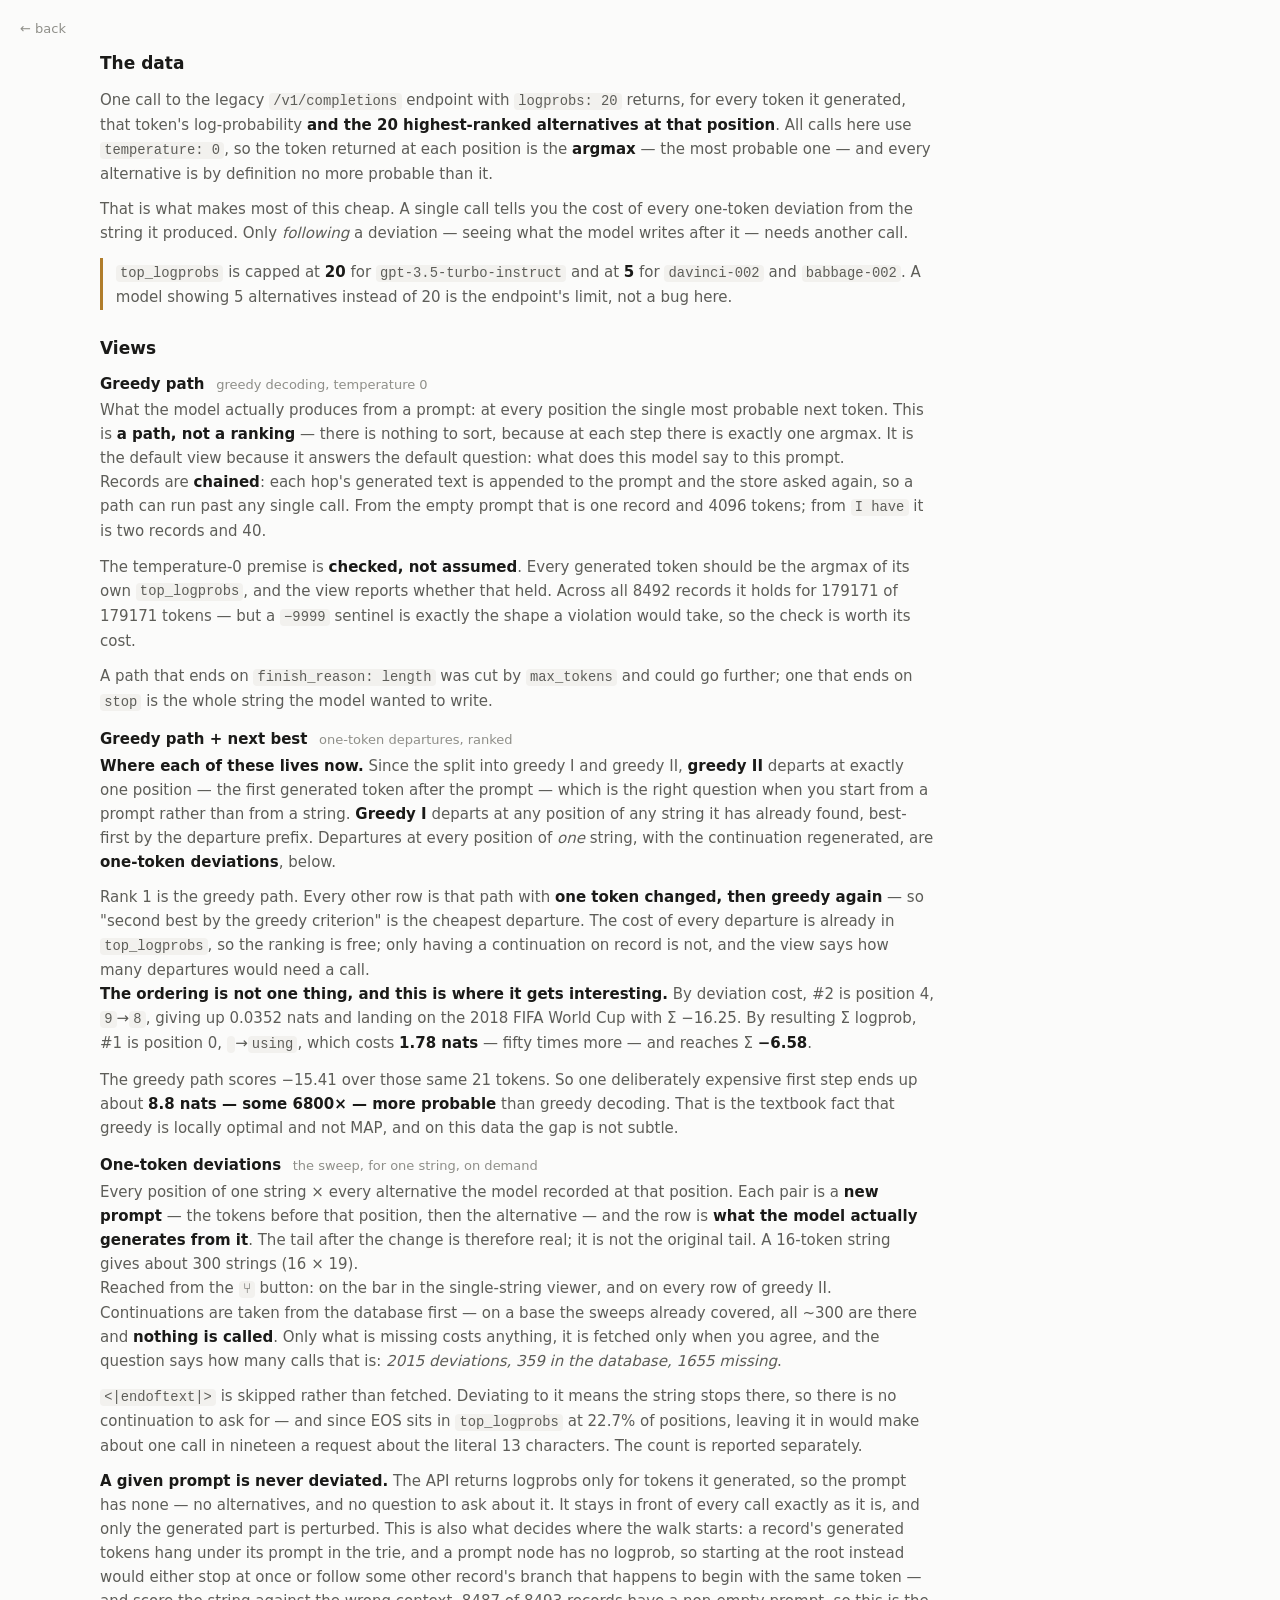
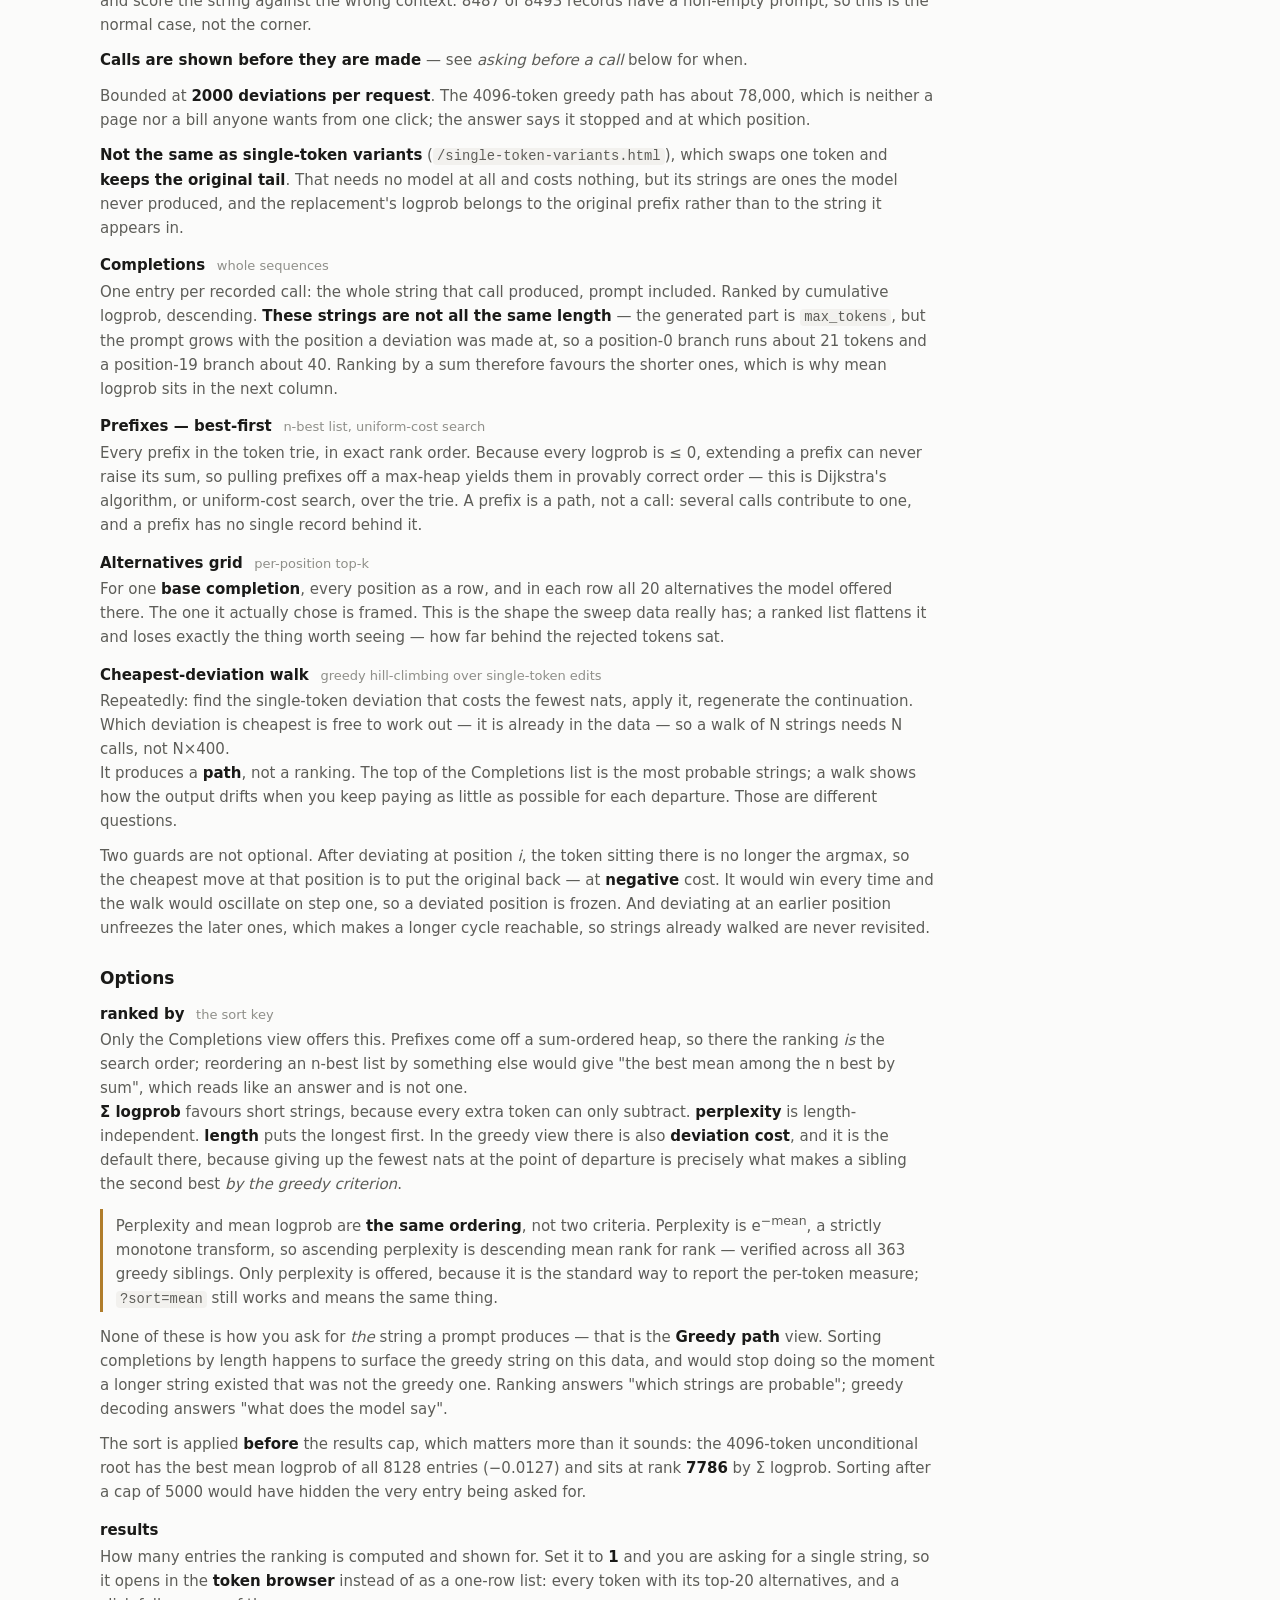
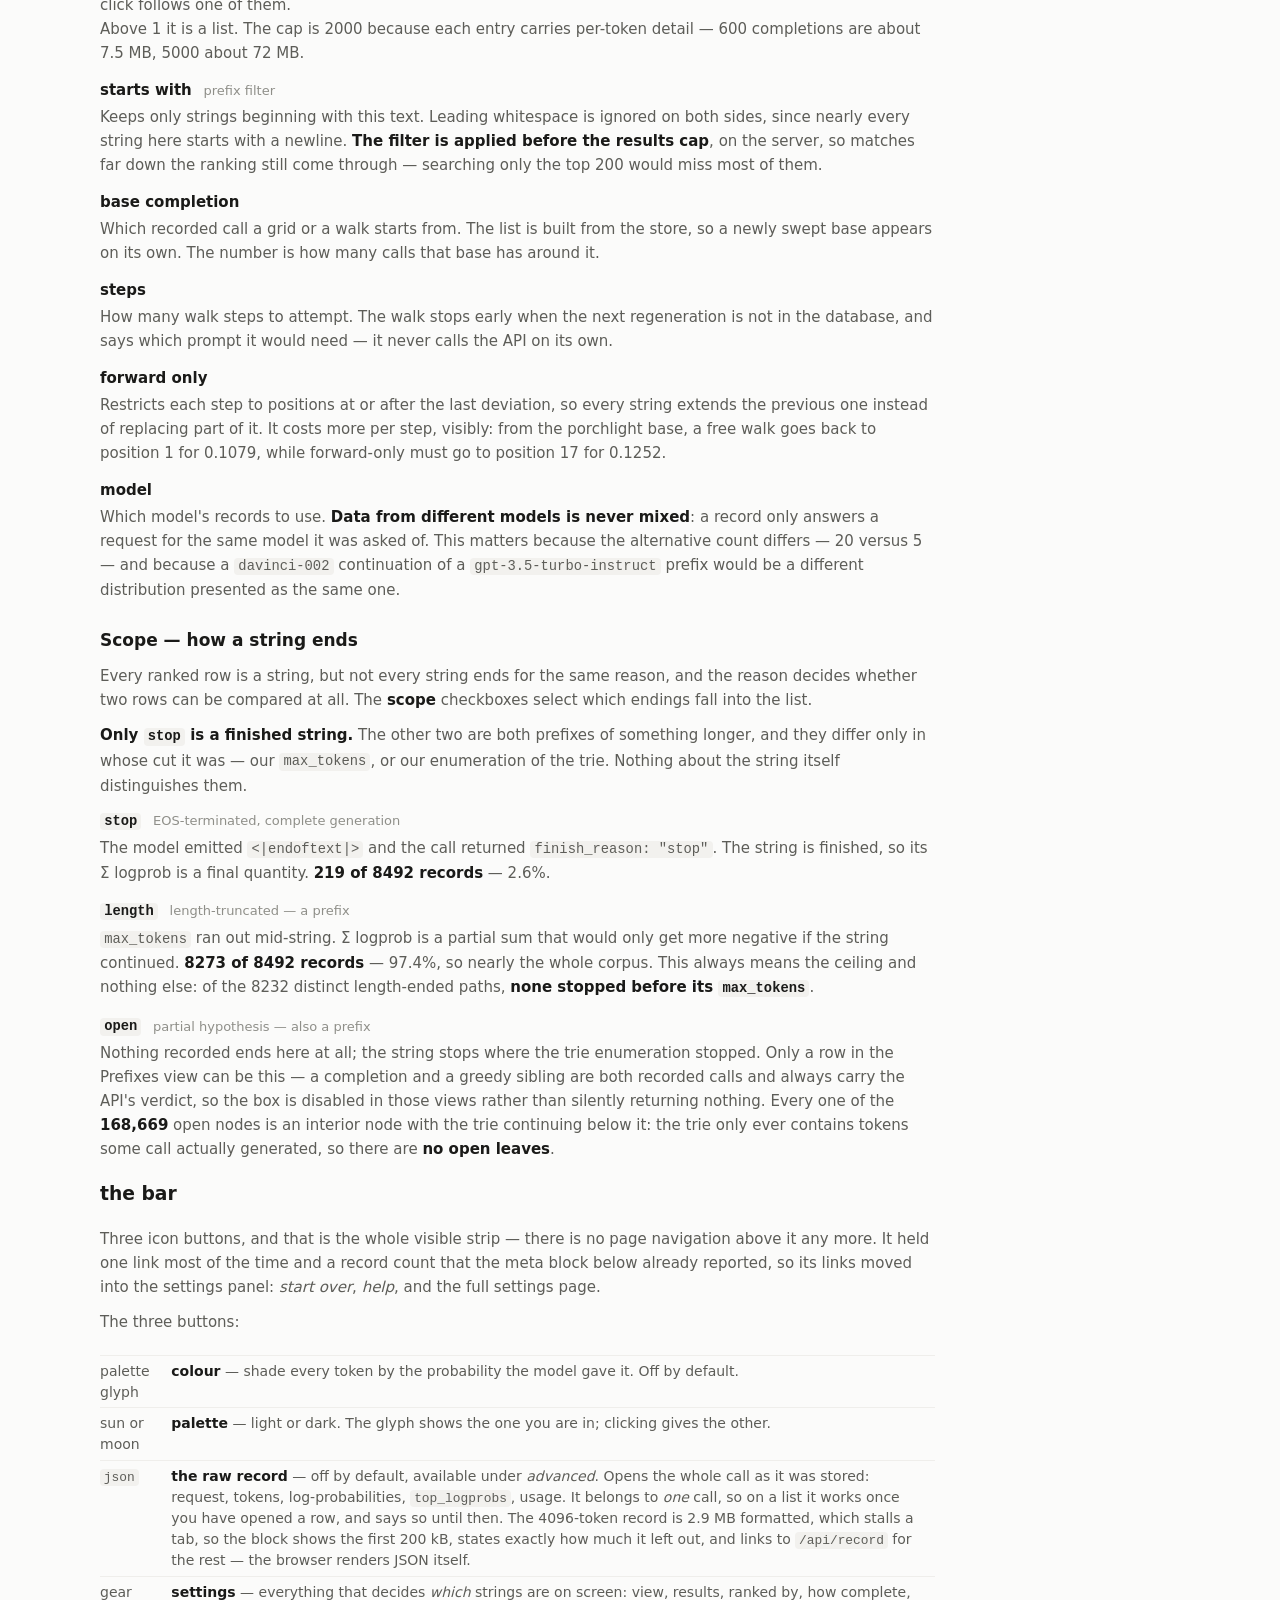
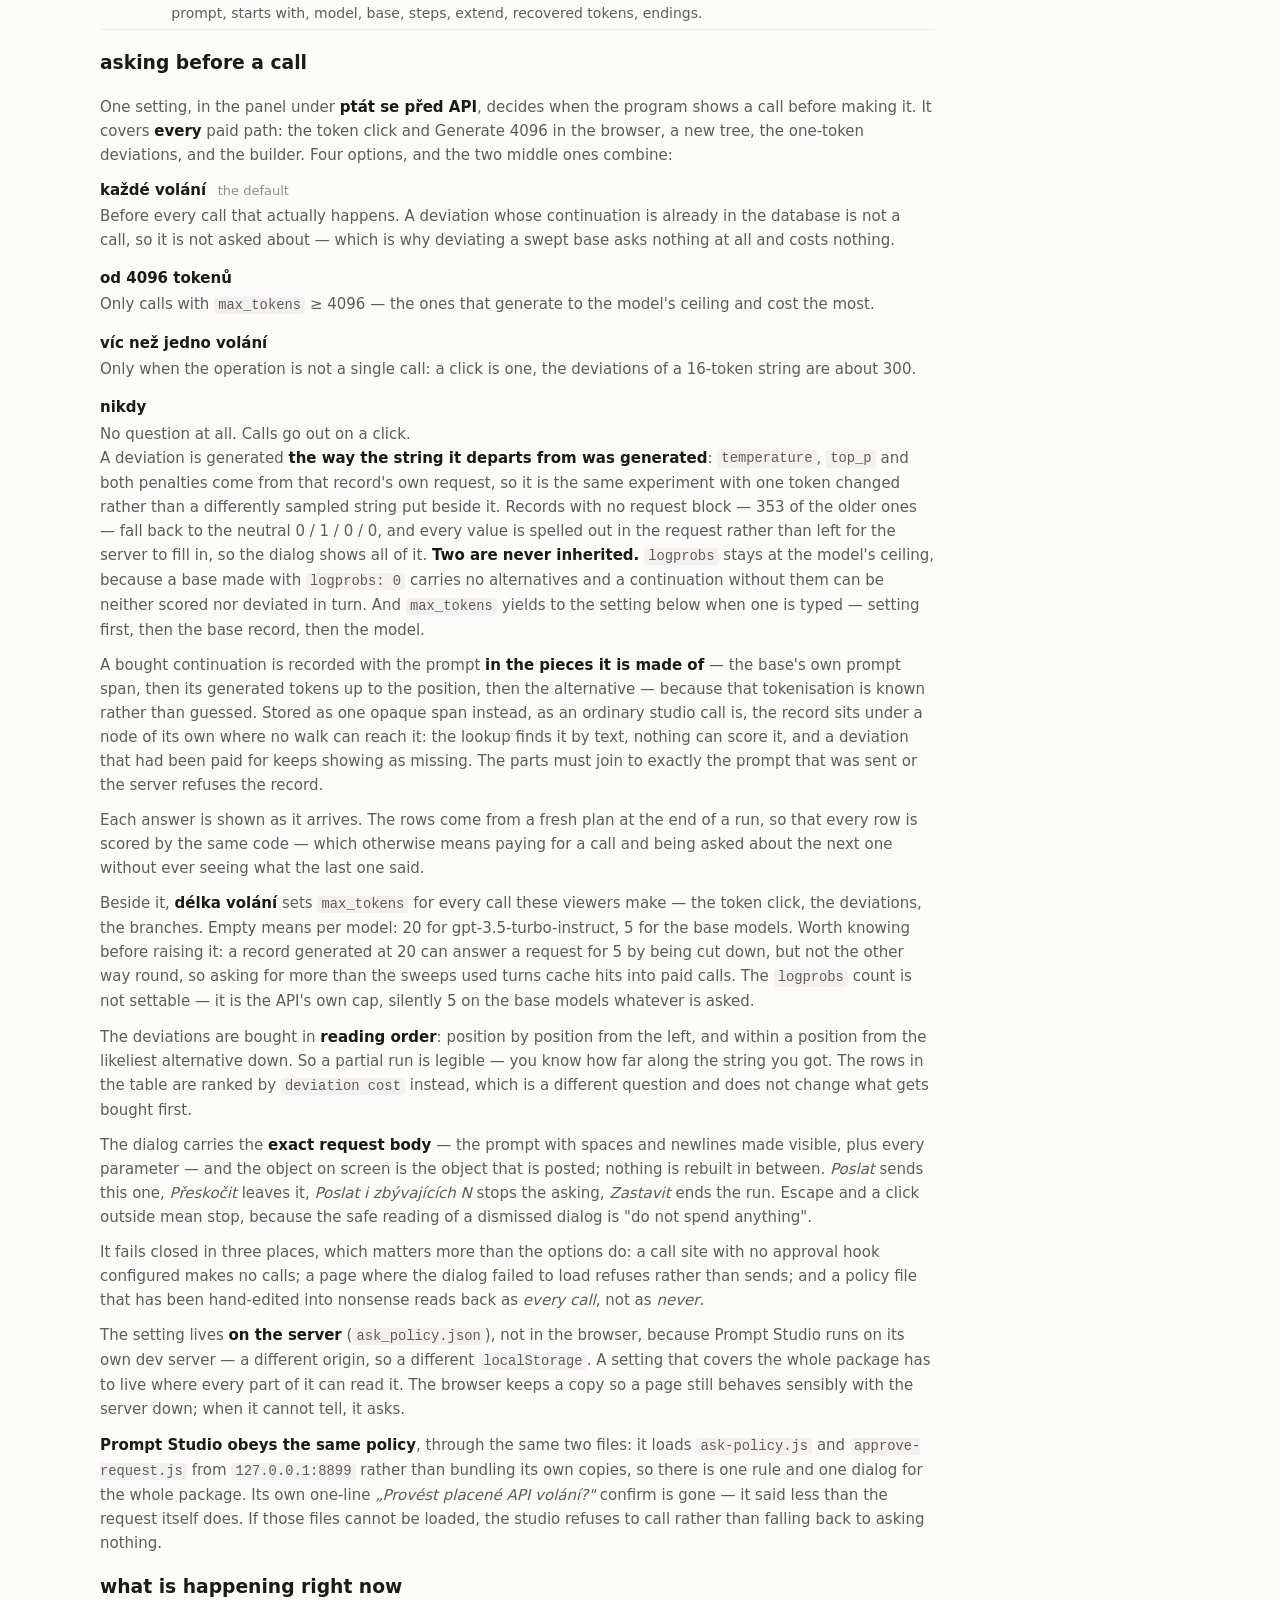
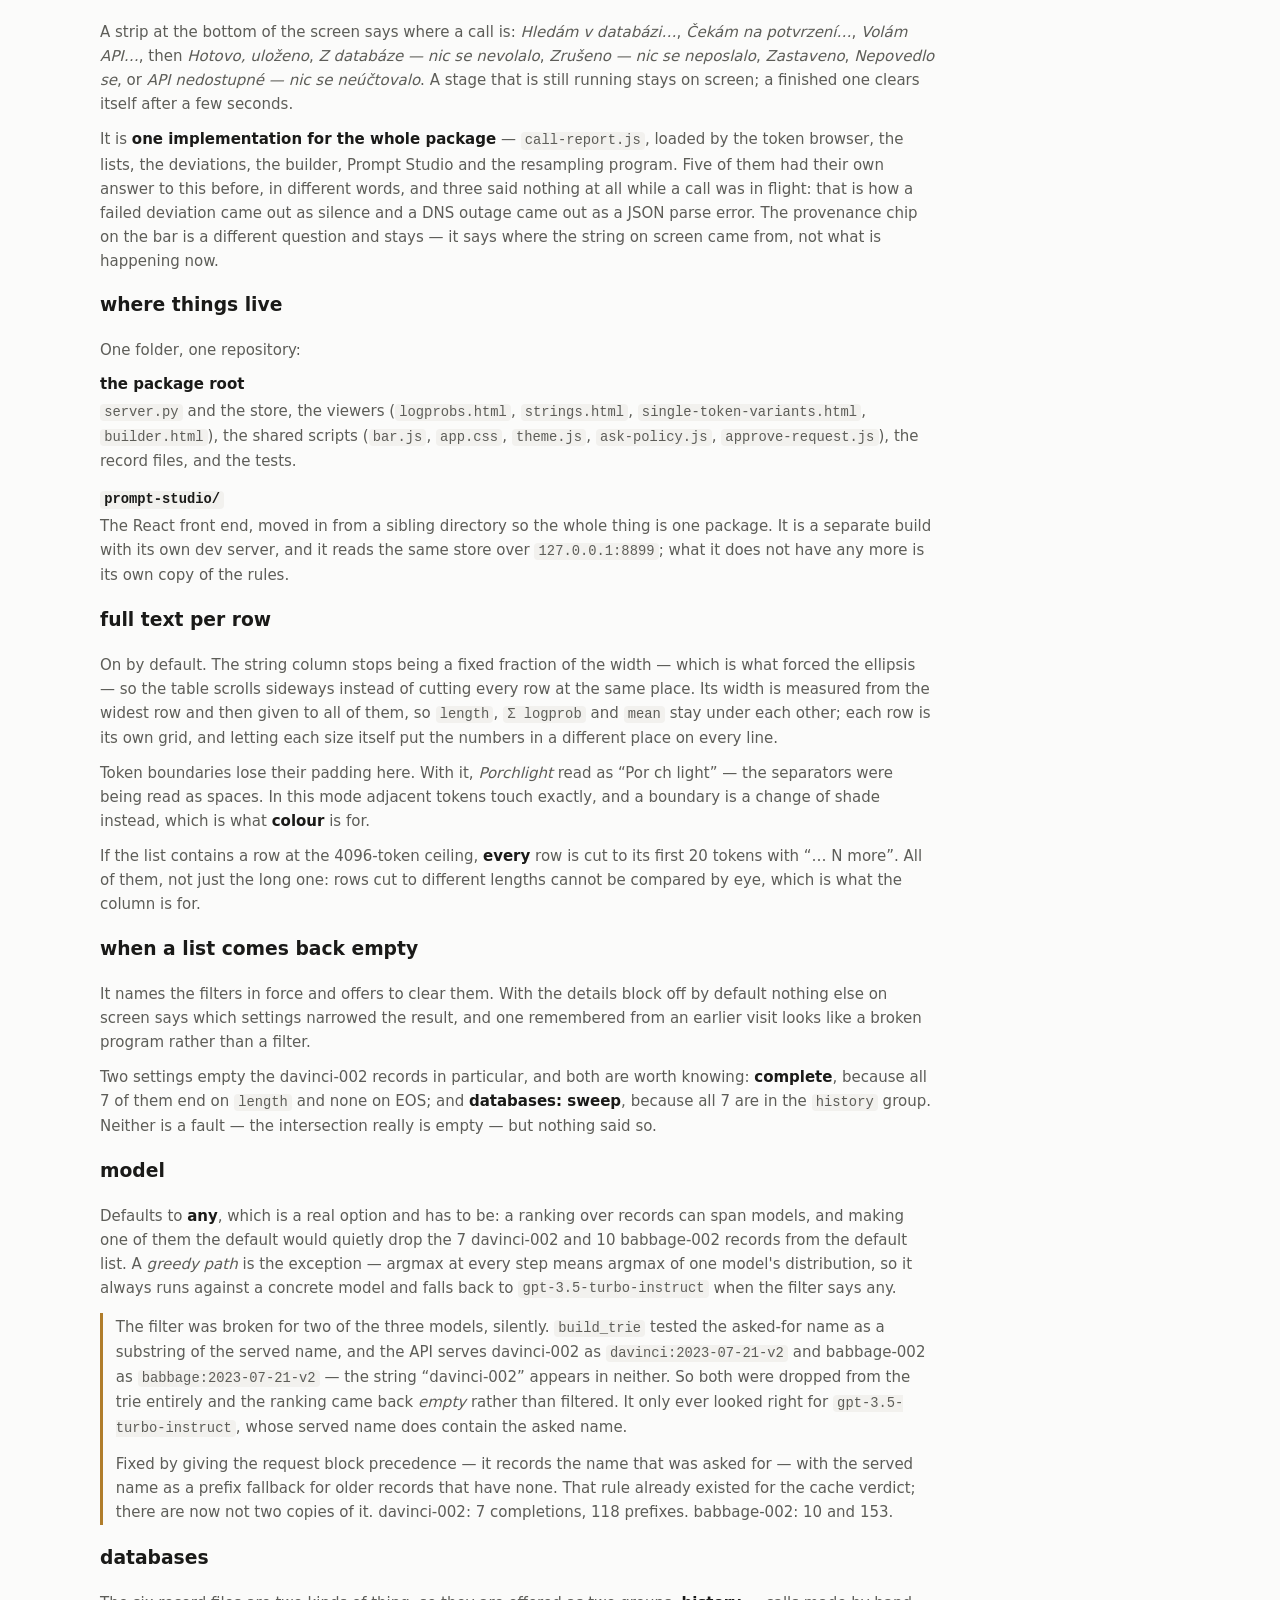
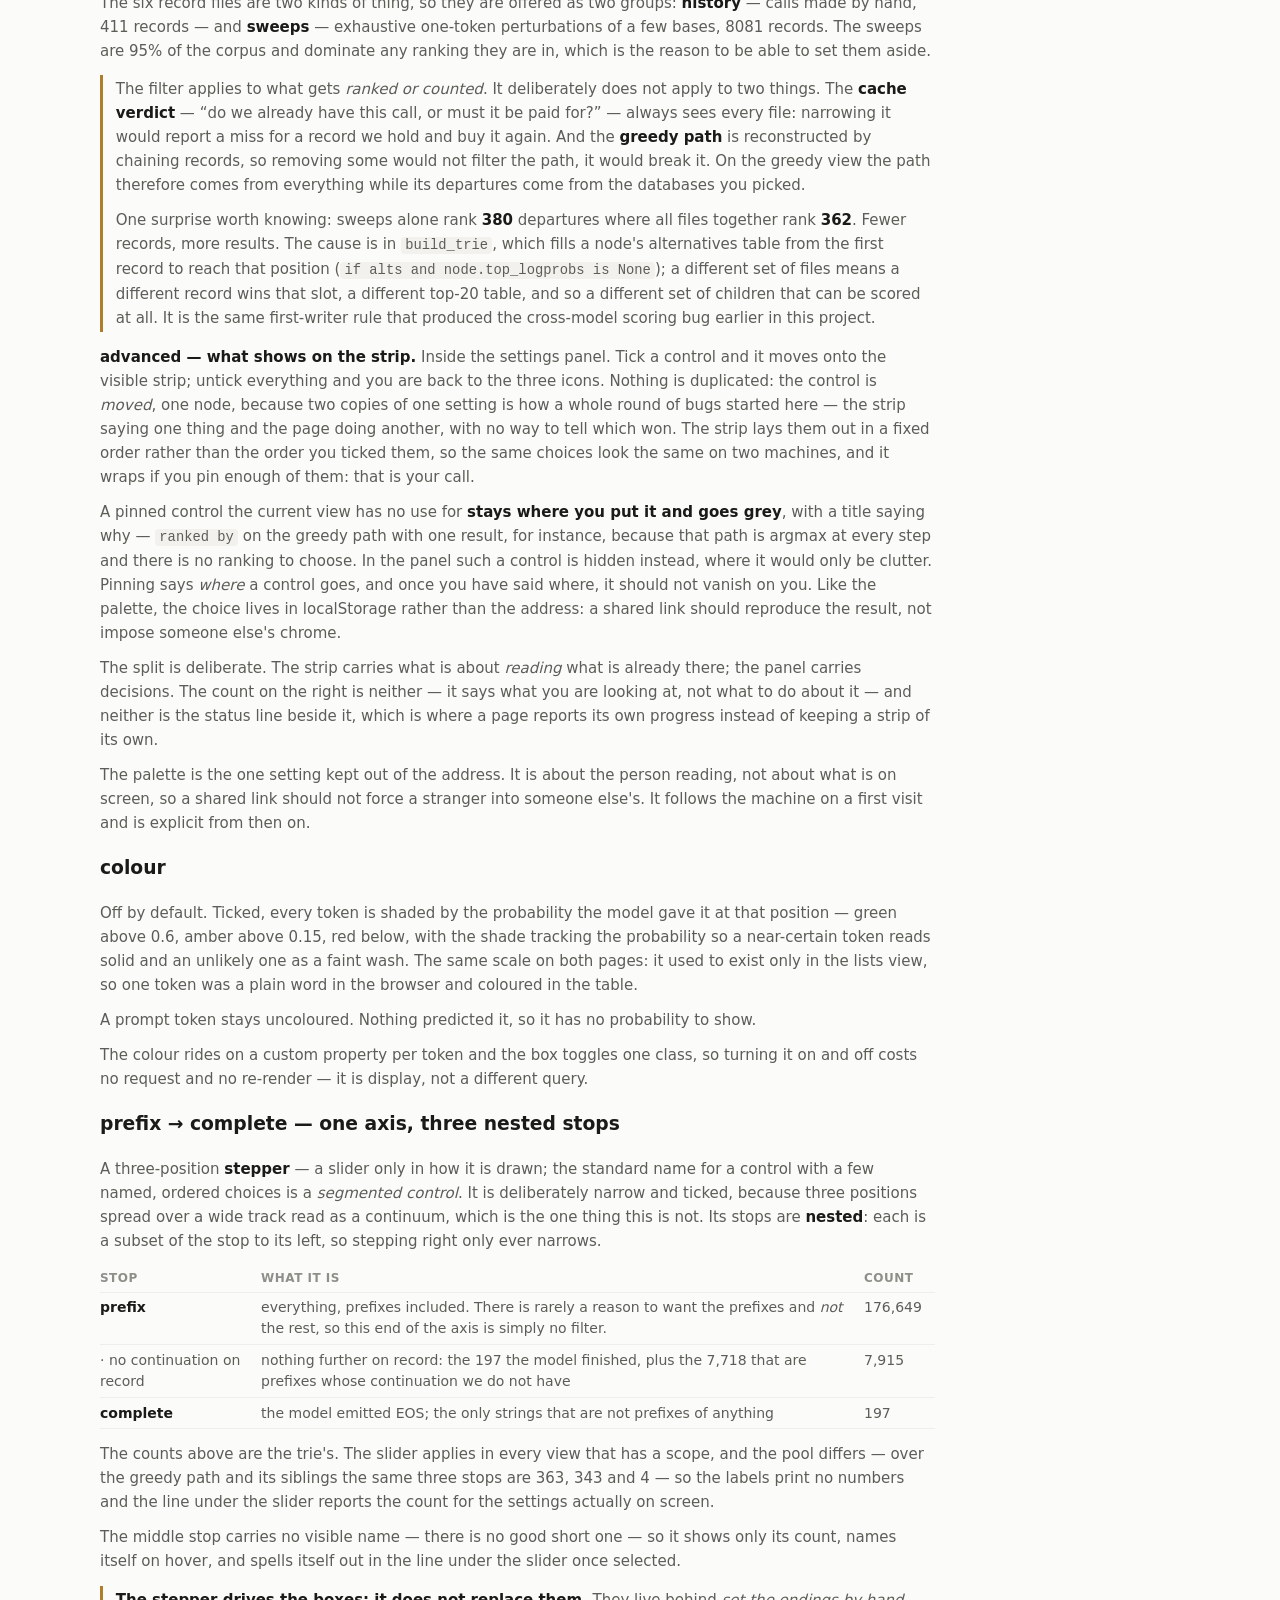
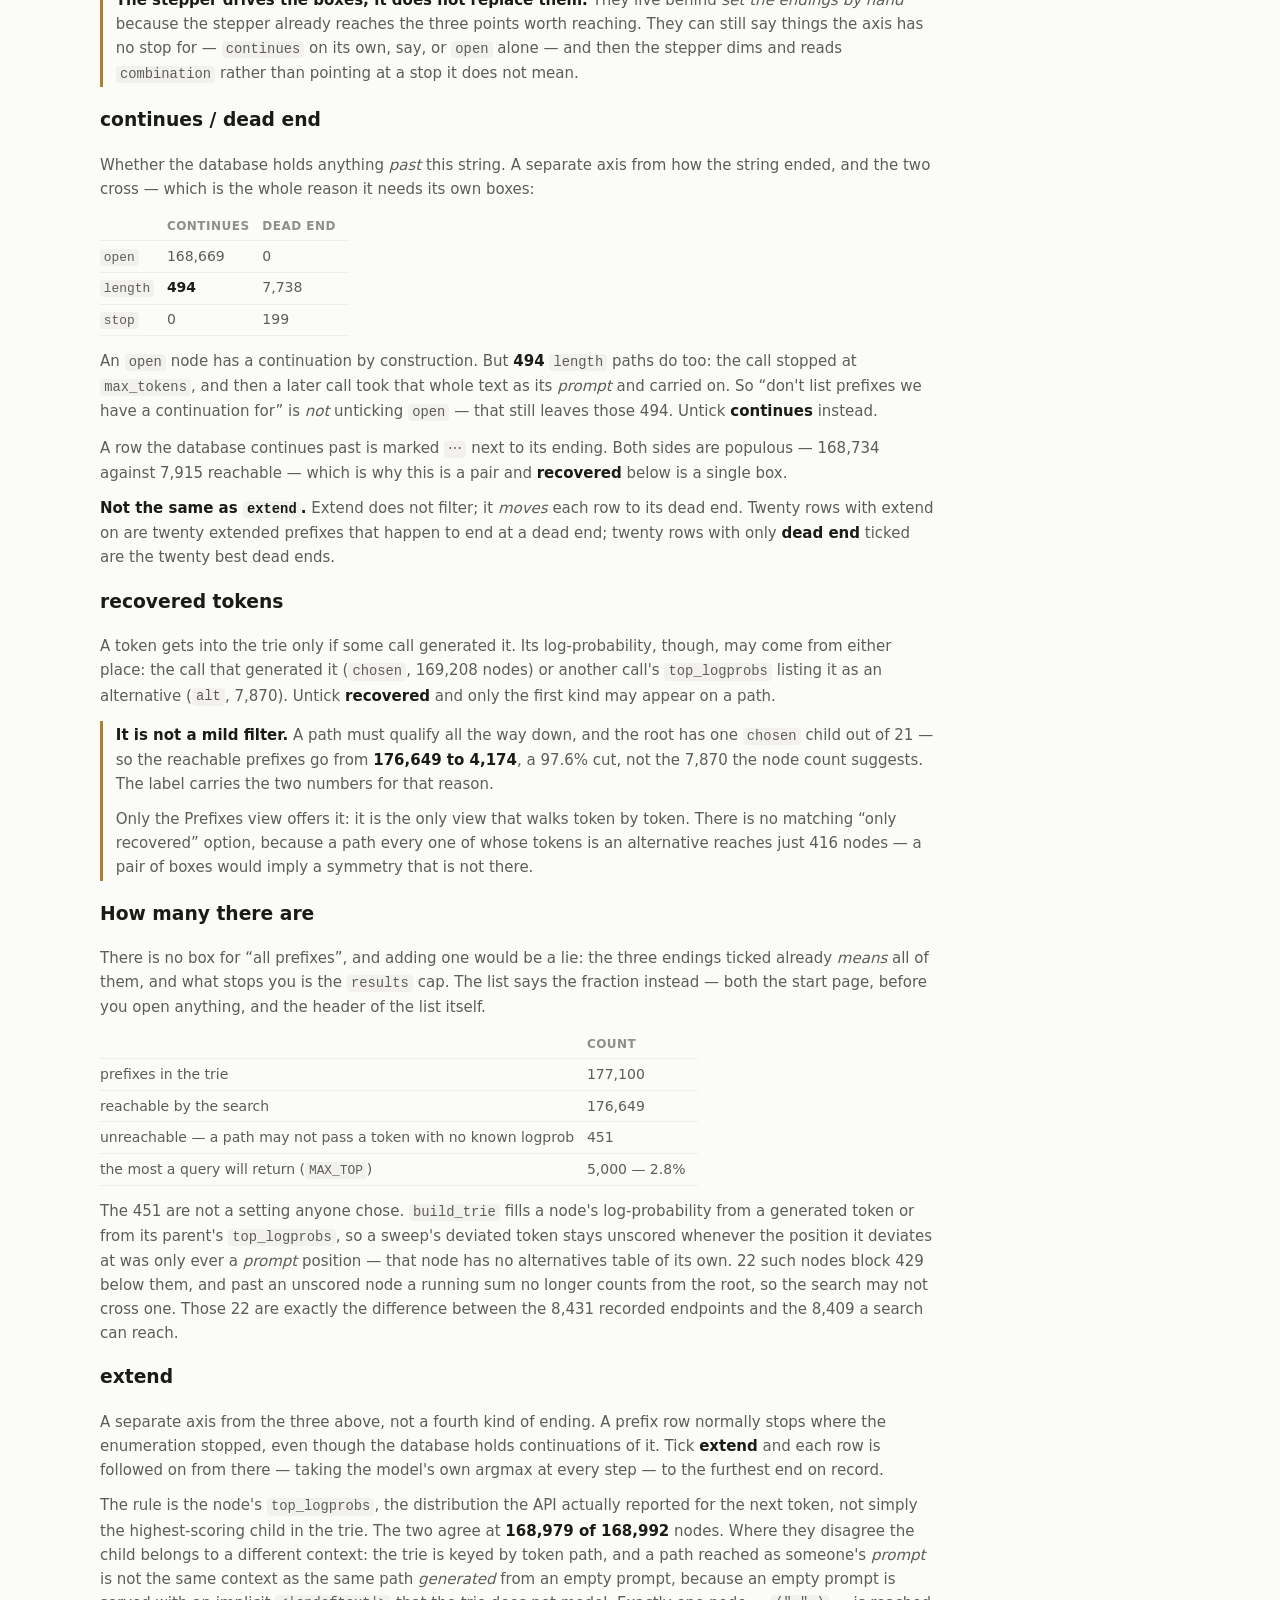
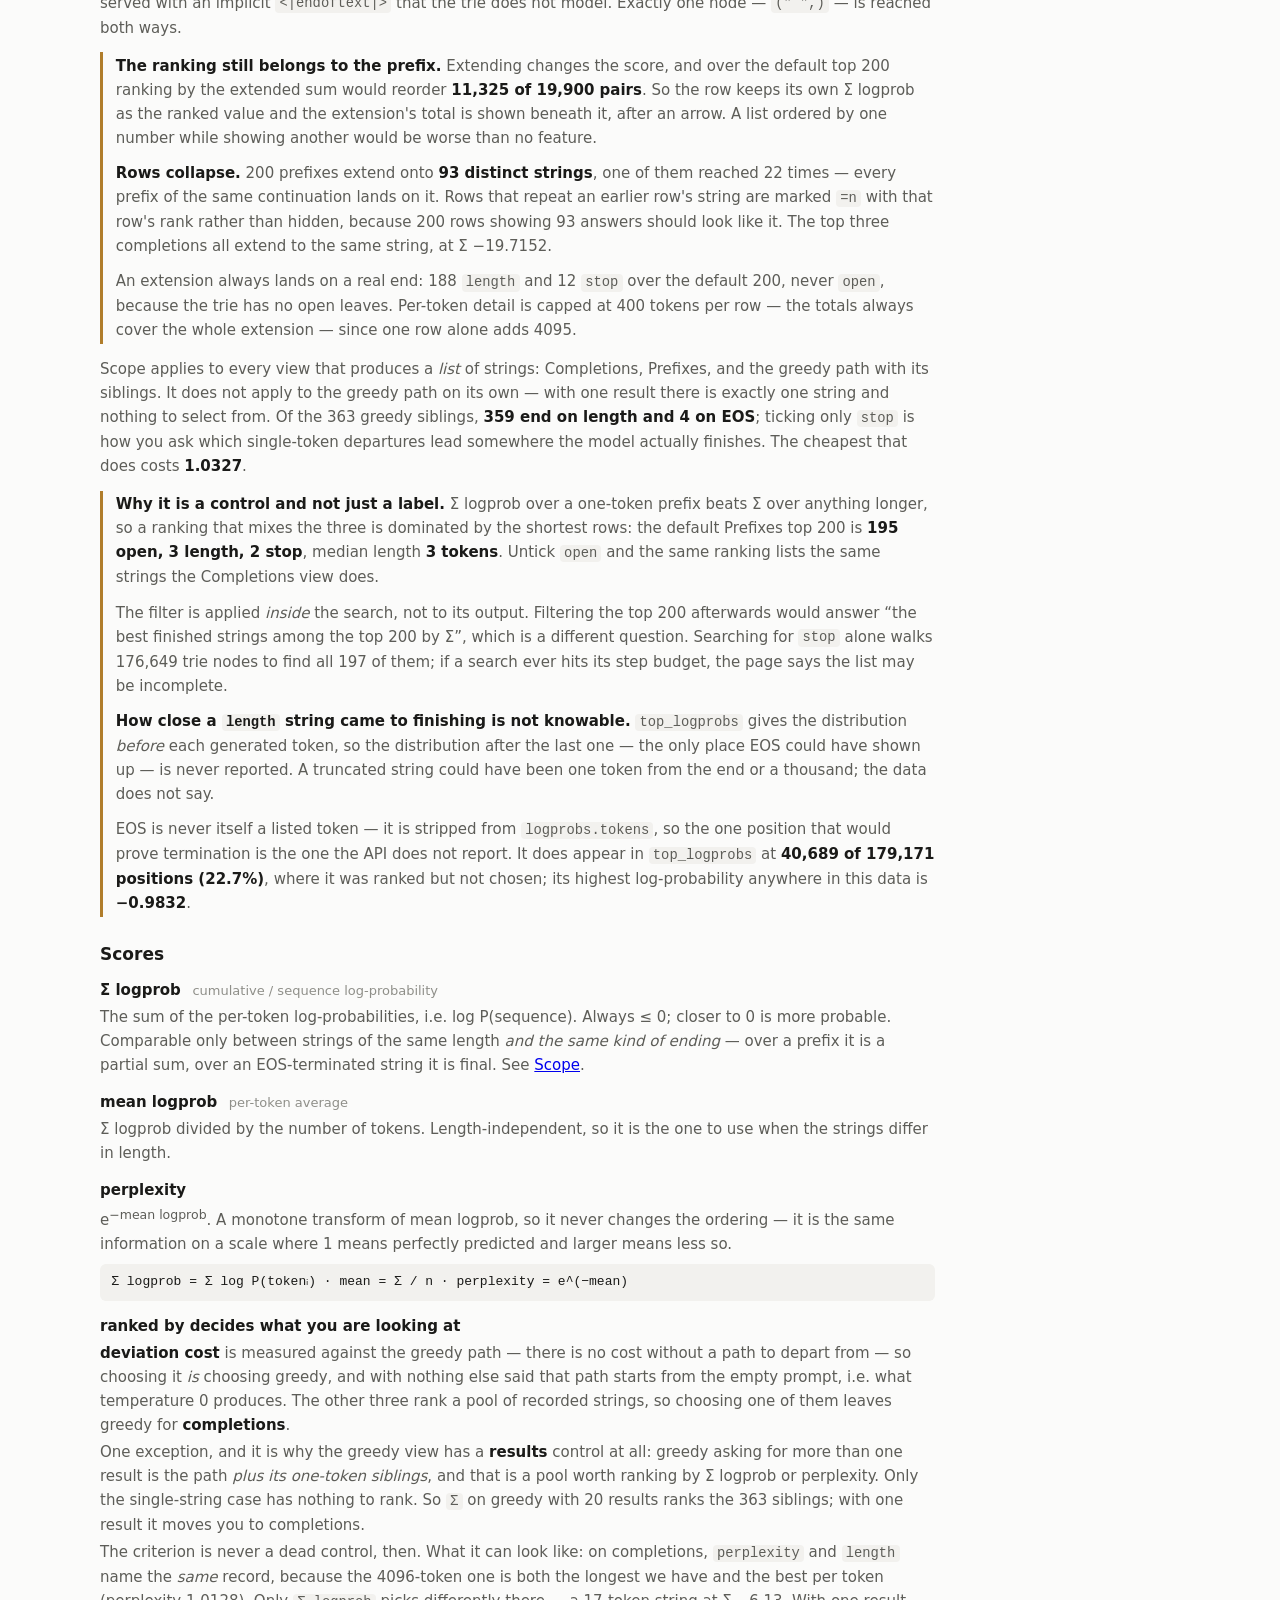
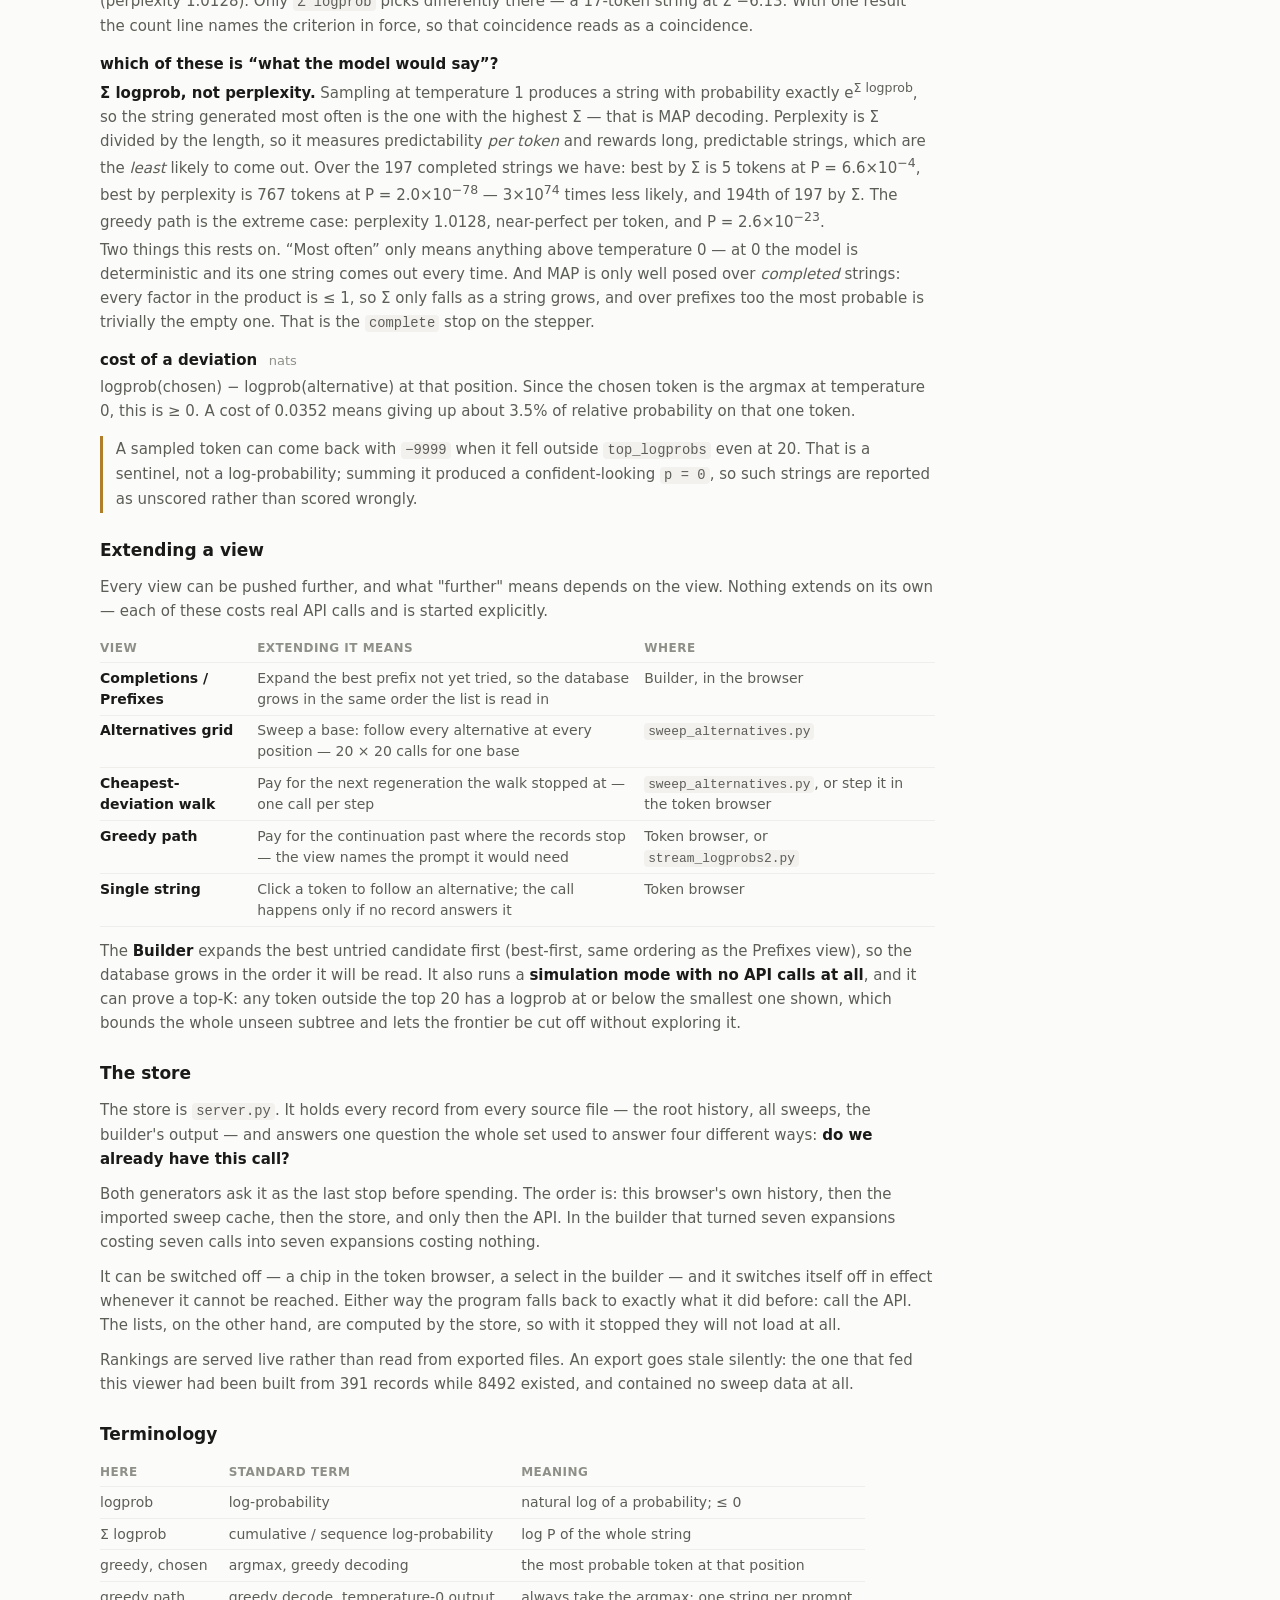
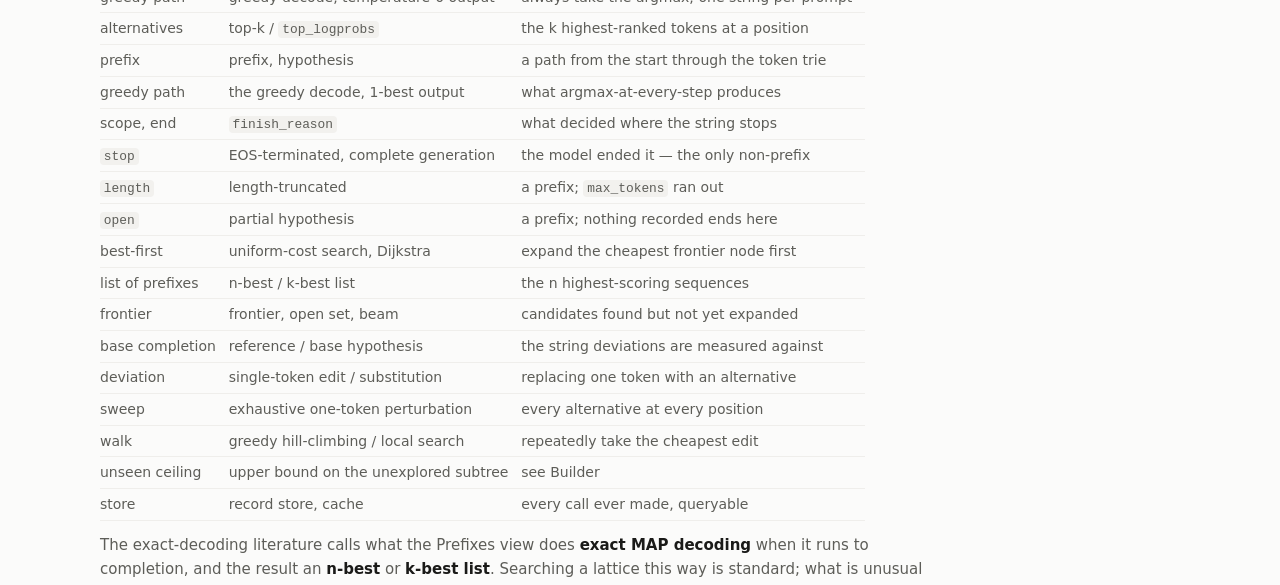
<file: help.html>
<!doctype html>
<html lang="en">
<head>
<meta charset="utf-8">
<title>Logprobs — help</title>
<meta name="viewport" content="width=device-width,initial-scale=1">
<link rel="stylesheet" href="/app.css">
<!-- In <head> and blocking: resolving the palette after the body renders
     shows the wrong one for a frame, and the bar navigates on every change. -->
<script src="/theme.js"></script>
<style>
  header { margin: .5rem 0 1.2rem; }
  h1 { margin: 0 0 .4rem; font-size: 1.6rem; letter-spacing: -.01em; font-weight: 620; }
  .lede { color: var(--ink-dim); font-size: .9375rem; max-width: 78ch; }

  .toc { display: flex; flex-wrap: wrap; gap: .35rem .8rem; margin: 1rem 0 1.6rem;
    font-size: .8125rem; }
  .toc a { color: var(--accent); text-decoration: none; padding: .15rem .45rem;
    border: 1px solid var(--line); border-radius: 6px; background: var(--panel); }
  .toc a:hover { background: var(--chip); }

  section { margin-bottom: 1.6rem; max-width: 82ch; }
  section > h2 { margin: 0 0 .7rem; font-size: 1.0625rem; font-weight: 620; color: var(--ink);
    text-transform: none; letter-spacing: 0; scroll-margin-top: 3.5rem; }
  p { margin: 0 0 .7rem; font-size: .9375rem; color: var(--ink-dim); line-height: 1.6; }
  p b, li b, dd b { color: var(--ink); font-weight: 600; }

  dl { margin: 0; font-size: .9375rem; }
  dt { font-weight: 620; margin-top: .9rem; color: var(--ink); }
  dt:first-child { margin-top: 0; }
  dt .std { font-weight: 400; font-size: .8125rem; color: var(--ink-faint); margin-left: .4rem; }
  dd { margin: .2rem 0 0; color: var(--ink-dim); line-height: 1.6; }

  .formula { display: block; margin: .5rem 0 .8rem; padding: .5rem .7rem;
    background: var(--chip); border-radius: 6px;
    font: 13px/1.6 ui-monospace, Menlo, monospace; color: var(--ink); }
  .note { border-left: 3px solid var(--mid); padding: .1rem 0 .1rem .8rem; margin: .8rem 0; }
  .note p:last-child { margin-bottom: 0; }
  table { border-collapse: collapse; font-size: .875rem; margin: .3rem 0 .8rem; }
  th, td { text-align: left; padding: .3rem .8rem .3rem 0; border-bottom: 1px solid var(--line-soft);
    color: var(--ink-dim); vertical-align: top; }
  th { color: var(--ink-faint); font-size: .75rem; text-transform: uppercase;
    letter-spacing: .04em; font-weight: 600; }
  td b { color: var(--ink); }
</style>
</head>
<body>
<!-- The nav strip is gone and this page carries no settings bar, so it needs
     one way back on its own. -->
<a class="backlink" href="/">← back</a>

<div class="wrap">
  <header>
    <h1>Help</h1>
    <div class="lede">
      What every view and every option means, and the standard term for it where one exists.
      Everything here reads one database: the log of calls actually made to
      <code>gpt-3.5-turbo-instruct</code> at temperature 0.
    </div>
    <div class="toc">
      <a href="#data">The data</a>
      <a href="#views">Views</a>
      <a href="#options">Options</a>
      <a href="#scope">Scope</a>
      <a href="#scores">Scores</a>
      <a href="#extend">Extending</a>
      <a href="#store">The store</a>
      <a href="#terms">Terminology</a>
    </div>
  </header>

  <section id="data">
    <h2>The data</h2>
    <p>One call to the legacy <code>/v1/completions</code> endpoint with
      <code>logprobs: 20</code> returns, for every token it generated, that token's
      log-probability <b>and the 20 highest-ranked alternatives at that position</b>.
      All calls here use <code>temperature: 0</code>, so the token returned at each
      position is the <b>argmax</b> — the most probable one — and every alternative is
      by definition no more probable than it.</p>
    <p>That is what makes most of this cheap. A single call tells you the cost of
      every one-token deviation from the string it produced. Only <i>following</i> a
      deviation — seeing what the model writes after it — needs another call.</p>
    <div class="note">
      <p><code>top_logprobs</code> is capped at <b>20</b> for
        <code>gpt-3.5-turbo-instruct</code> and at <b>5</b> for <code>davinci-002</code>
        and <code>babbage-002</code>. A model showing 5 alternatives instead of 20 is the
        endpoint's limit, not a bug here.</p>
    </div>
  </section>

  <section id="views">
    <h2>Views</h2>
    <dl>
      <dt>Greedy path <span class="std">greedy decoding, temperature 0</span></dt>
      <dd>What the model actually produces from a prompt: at every position the single
        most probable next token. This is <b>a path, not a ranking</b> — there is nothing
        to sort, because at each step there is exactly one argmax. It is the default view
        because it answers the default question: what does this model say to this prompt.
        <p>Records are <b>chained</b>: each hop's generated text is appended to the
        prompt and the store asked again, so a path can run past any single call. From
        the empty prompt that is one record and 4096 tokens; from
        <code>I have</code> it is two records and 40.</p>
        <p>The temperature-0 premise is <b>checked, not assumed</b>. Every generated
        token should be the argmax of its own <code>top_logprobs</code>, and the view
        reports whether that held. Across all 8492 records it holds for 179171 of 179171
        tokens — but a <code>−9999</code> sentinel is exactly the shape a violation would
        take, so the check is worth its cost.</p>
        <p>A path that ends on <code>finish_reason: length</code> was cut by
        <code>max_tokens</code> and could go further; one that ends on <code>stop</code>
        is the whole string the model wanted to write.</p></dd>

      <dt>Greedy path + next best <span class="std">one-token departures, ranked</span></dt>
      <dd><p><b>Where each of these lives now.</b> Since the split into greedy I and
        greedy II, <b>greedy II</b> departs at exactly one position — the first generated
        token after the prompt — which is the right question when you start from a prompt
        rather than from a string. <b>Greedy I</b> departs at any position of any string it
        has already found, best-first by the departure prefix. Departures at every position
        of <i>one</i> string, with the continuation regenerated, are
        <b>one-token deviations</b>, below.</p>
        Rank 1 is the greedy path. Every other row is that path with <b>one token
        changed, then greedy again</b> — so "second best by the greedy criterion" is
        the cheapest departure. The cost of every departure is already in
        <code>top_logprobs</code>, so the ranking is free; only having a continuation
        on record is not, and the view says how many departures would need a call.
        <p><b>The ordering is not one thing, and this is where it gets interesting.</b>
        By deviation cost, #2 is position 4, <code>9</code>→<code>8</code>, giving up
        0.0352 nats and landing on the 2018 FIFA World Cup with Σ −16.25. By resulting
        Σ logprob, #1 is position 0, <code>
</code>→<code>﻿using</code>, which costs
        <b>1.78 nats</b> — fifty times more — and reaches Σ <b>−6.58</b>.</p>
        <p>The greedy path scores −15.41 over those same 21 tokens. So one deliberately
        expensive first step ends up about <b>8.8 nats — some 6800× — more probable</b>
        than greedy decoding. That is the textbook fact that greedy is locally optimal
        and not MAP, and on this data the gap is not subtle.</p></dd>

      <dt>One-token deviations <span class="std">the sweep, for one string, on demand</span></dt>
      <dd>Every position of one string × every alternative the model recorded at that
        position. Each pair is a <b>new prompt</b> — the tokens before that position, then
        the alternative — and the row is <b>what the model actually generates from it</b>.
        The tail after the change is therefore real; it is not the original tail. A
        16-token string gives about 300 strings (16 × 19).
        <p>Reached from the <code>⑂</code> button: on the bar in the single-string viewer,
        and on every row of greedy II. Continuations are taken from the database first — on
        a base the sweeps already covered, all ~300 are there and <b>nothing is called</b>.
        Only what is missing costs anything, it is fetched only when you agree, and the
        question says how many calls that is: <i>2015 deviations, 359 in the database, 1655
        missing</i>.</p>
        <p><code>&lt;|endoftext|&gt;</code> is skipped rather than fetched. Deviating to it
        means the string stops there, so there is no continuation to ask for — and since EOS
        sits in <code>top_logprobs</code> at 22.7% of positions, leaving it in would make
        about one call in nineteen a request about the literal 13 characters. The count is
        reported separately.</p>
        <p><b>A given prompt is never deviated.</b> The API returns logprobs only for
        tokens it generated, so the prompt has none — no alternatives, and no question to
        ask about it. It stays in front of every call exactly as it is, and only the
        generated part is perturbed. This is also what decides where the walk starts: a
        record's generated tokens hang under its prompt in the trie, and a prompt node has
        no logprob, so starting at the root instead would either stop at once or follow
        some other record's branch that happens to begin with the same token — and score
        the string against the wrong context. 8487 of 8493 records have a non-empty prompt,
        so this is the normal case, not the corner.</p>
        <p><b>Calls are shown before they are made</b> — see <i>asking before a call</i>
        below for when.</p>
        <p>Bounded at <b>2000 deviations per request</b>. The 4096-token greedy path has
        about 78,000, which is neither a page nor a bill anyone wants from one click; the
        answer says it stopped and at which position.</p>
        <p><b>Not the same as single-token variants</b>
        (<code>/single-token-variants.html</code>), which swaps one token and <b>keeps the
        original tail</b>. That needs no model at all and costs nothing, but its strings are
        ones the model never produced, and the replacement's logprob belongs to the original
        prefix rather than to the string it appears in.</p></dd>

      <dt>Completions <span class="std">whole sequences</span></dt>
      <dd>One entry per recorded call: the whole string that call produced, prompt
        included. Ranked by cumulative logprob, descending.
        <b>These strings are not all the same length</b> — the generated part is
        <code>max_tokens</code>, but the prompt grows with the position a deviation was
        made at, so a position-0 branch runs about 21 tokens and a position-19 branch
        about 40. Ranking by a sum therefore favours the shorter ones, which is why mean
        logprob sits in the next column.</dd>

      <dt>Prefixes — best-first <span class="std">n-best list, uniform-cost search</span></dt>
      <dd>Every prefix in the token trie, in exact rank order. Because every logprob is
        ≤ 0, extending a prefix can never raise its sum, so pulling prefixes off a
        max-heap yields them in provably correct order — this is Dijkstra's algorithm,
        or uniform-cost search, over the trie. A prefix is a path, not a call: several
        calls contribute to one, and a prefix has no single record behind it.</dd>

      <dt>Alternatives grid <span class="std">per-position top-k</span></dt>
      <dd>For one <b>base completion</b>, every position as a row, and in each row all
        20 alternatives the model offered there. The one it actually chose is framed.
        This is the shape the sweep data really has; a ranked list flattens it and loses
        exactly the thing worth seeing — how far behind the rejected tokens sat.</dd>

      <dt>Cheapest-deviation walk <span class="std">greedy hill-climbing over single-token edits</span></dt>
      <dd>Repeatedly: find the single-token deviation that costs the fewest nats, apply
        it, regenerate the continuation. Which deviation is cheapest is free to work out
        — it is already in the data — so a walk of N strings needs N calls, not N×400.
        <p>It produces a <b>path</b>, not a ranking. The top of the Completions list is
        the most probable strings; a walk shows how the output drifts when you keep
        paying as little as possible for each departure. Those are different questions.</p>
        <p>Two guards are not optional. After deviating at position <i>i</i>, the token
        sitting there is no longer the argmax, so the cheapest move at that position is
        to put the original back — at <b>negative</b> cost. It would win every time and
        the walk would oscillate on step one, so a deviated position is frozen. And
        deviating at an earlier position unfreezes the later ones, which makes a longer
        cycle reachable, so strings already walked are never revisited.</p></dd>
    </dl>
  </section>

  <section id="options">
    <h2>Options</h2>
    <dl>
      <dt>ranked by <span class="std">the sort key</span></dt>
      <dd>Only the Completions view offers this. Prefixes come off a sum-ordered heap,
        so there the ranking <i>is</i> the search order; reordering an n-best list by
        something else would give "the best mean among the n best by sum", which reads
        like an answer and is not one.
        <p><b>Σ logprob</b> favours short strings, because every extra token can only
        subtract. <b>perplexity</b> is length-independent. <b>length</b> puts the longest
        first. In the greedy view there is also <b>deviation cost</b>, and it is the
        default there, because giving up the fewest nats at the point of departure is
        precisely what makes a sibling the second best <i>by the greedy criterion</i>.</p>
        <div class="note">
          <p>Perplexity and mean logprob are <b>the same ordering</b>, not two criteria.
            Perplexity is e<sup>−mean</sup>, a strictly monotone transform, so ascending
            perplexity is descending mean rank for rank — verified across all 363 greedy
            siblings. Only perplexity is offered, because it is the standard way to report
            the per-token measure; <code>?sort=mean</code> still works and means the same
            thing.</p>
        </div>
        <p>None of these is how you ask for <i>the</i> string a prompt produces — that
        is the <b>Greedy path</b> view. Sorting completions by length happens to surface
        the greedy string on this data, and would stop doing so the moment a longer
        string existed that was not the greedy one. Ranking answers "which strings are
        probable"; greedy decoding answers "what does the model say".</p>
        <p>The sort is applied <b>before</b> the results cap, which matters more than it
        sounds: the 4096-token unconditional root has the best mean logprob of all 8128
        entries (−0.0127) and sits at rank <b>7786</b> by Σ logprob. Sorting after a cap
        of 5000 would have hidden the very entry being asked for.</p></dd>

      <dt>results</dt>
      <dd>How many entries the ranking is computed and shown for. Set it to <b>1</b> and
        you are asking for a single string, so it opens in the <b>token browser</b>
        instead of as a one-row list: every token with its top-20 alternatives, and a
        click follows one of them.
        <p>Above 1 it is a list. The cap is 2000 because each entry carries per-token
        detail — 600 completions are about 7.5 MB, 5000 about 72 MB.</p></dd>

      <dt>starts with <span class="std">prefix filter</span></dt>
      <dd>Keeps only strings beginning with this text. Leading whitespace is ignored on
        both sides, since nearly every string here starts with a newline.
        <b>The filter is applied before the results cap</b>, on the server, so matches
        far down the ranking still come through — searching only the top 200 would miss
        most of them.</dd>

      <dt>base completion</dt>
      <dd>Which recorded call a grid or a walk starts from. The list is built from the
        store, so a newly swept base appears on its own. The number is how many calls
        that base has around it.</dd>

      <dt>steps</dt>
      <dd>How many walk steps to attempt. The walk stops early when the next
        regeneration is not in the database, and says which prompt it would need — it
        never calls the API on its own.</dd>

      <dt>forward only</dt>
      <dd>Restricts each step to positions at or after the last deviation, so every
        string extends the previous one instead of replacing part of it. It costs more
        per step, visibly: from the porchlight base, a free walk goes back to position 1
        for 0.1079, while forward-only must go to position 17 for 0.1252.</dd>

      <dt>model</dt>
      <dd>Which model's records to use. <b>Data from different models is never mixed</b>:
        a record only answers a request for the same model it was asked of. This matters
        because the alternative count differs — 20 versus 5 — and because a
        <code>davinci-002</code> continuation of a <code>gpt-3.5-turbo-instruct</code>
        prefix would be a different distribution presented as the same one.</dd>
    </dl>
  </section>

  <section id="scope">
    <h2>Scope — how a string ends</h2>
    <p>Every ranked row is a string, but not every string ends for the same reason,
      and the reason decides whether two rows can be compared at all. The
      <b>scope</b> checkboxes select which endings fall into the list.</p>
    <p><b>Only <code>stop</code> is a finished string.</b> The other two are both prefixes
      of something longer, and they differ only in whose cut it was — our
      <code>max_tokens</code>, or our enumeration of the trie. Nothing about the string
      itself distinguishes them.</p>
    <dl>
      <dt><code>stop</code> <span class="std">EOS-terminated, complete generation</span></dt>
      <dd>The model emitted <code>&lt;|endoftext|&gt;</code> and the call returned
        <code>finish_reason: "stop"</code>. The string is finished, so its Σ logprob is a
        final quantity. <b>219 of 8492 records</b> — 2.6%.</dd>

      <dt><code>length</code> <span class="std">length-truncated — a prefix</span></dt>
      <dd><code>max_tokens</code> ran out mid-string. Σ logprob is a partial sum that
        would only get more negative if the string continued. <b>8273 of 8492 records</b>
        — 97.4%, so nearly the whole corpus. This always means the ceiling and nothing
        else: of the 8232 distinct length-ended paths, <b>none stopped before its
        <code>max_tokens</code></b>.</dd>

      <dt><code>open</code> <span class="std">partial hypothesis — also a prefix</span></dt>
      <dd>Nothing recorded ends here at all; the string stops where the trie enumeration
        stopped. Only a row in the Prefixes view can be this — a completion and a greedy
        sibling are both recorded calls and always carry the API's verdict, so the box is
        disabled in those views rather than silently returning nothing. Every one of the
        <b>168,669</b> open nodes is an interior node with the trie continuing below it:
        the trie only ever contains tokens some call actually generated, so there are
        <b>no open leaves</b>.</dd>
    </dl>
    <h3>the bar</h3>
    <p>Three icon buttons, and that is the whole visible strip — there is no page
      navigation above it any more. It held one link most of the time and a record
      count that the meta block below already reported, so its links moved into the
      settings panel: <em>start over</em>, <em>help</em>, and the full settings page.</p>
    <p>The three buttons:</p>
    <table>
      <tr><th></th><th></th></tr>
      <tr><td>palette glyph</td><td><b>colour</b> — shade every token by the
        probability the model gave it. Off by default.</td></tr>
      <tr><td>sun or moon</td><td><b>palette</b> — light or dark. The glyph shows
        the one you are in; clicking gives the other.</td></tr>
      <tr><td><code>json</code></td><td><b>the raw record</b> &mdash; off by default,
        available under <em>advanced</em>. Opens the whole call as it was stored:
        request, tokens, log-probabilities, <code>top_logprobs</code>, usage. It
        belongs to <em>one</em> call, so on a list it works once you have opened a
        row, and says so until then. The 4096-token record is 2.9&nbsp;MB formatted,
        which stalls a tab, so the block shows the first 200&nbsp;kB, states exactly
        how much it left out, and links to <code>/api/record</code> for the rest
        &mdash; the browser renders JSON itself.</td></tr>
      <tr><td>gear</td><td><b>settings</b> — everything that decides <em>which</em>
        strings are on screen: view, results, ranked by, how complete, prompt,
        starts with, model, base, steps, extend, recovered tokens, endings.</td></tr>
    </table>
    <h3>asking before a call</h3>
    <p>One setting, in the panel under <b>ptát se před API</b>, decides when the program
      shows a call before making it. It covers <b>every</b> paid path: the token click and
      Generate 4096 in the browser, a new tree, the one-token deviations, and the builder.
      Four options, and the two middle ones combine:</p>
    <dl>
      <dt>každé volání <span class="std">the default</span></dt>
      <dd>Before every call that actually happens. A deviation whose continuation is
        already in the database is not a call, so it is not asked about — which is why
        deviating a swept base asks nothing at all and costs nothing.</dd>
      <dt>od 4096 tokenů</dt>
      <dd>Only calls with <code>max_tokens</code> ≥ 4096 — the ones that generate to the
        model's ceiling and cost the most.</dd>
      <dt>víc než jedno volání</dt>
      <dd>Only when the operation is not a single call: a click is one, the deviations of a
        16-token string are about 300.</dd>
      <dt>nikdy</dt>
      <dd>No question at all. Calls go out on a click.</dd>
    </dl>
    <p>A deviation is generated <b>the way the string it departs from was generated</b>:
      <code>temperature</code>, <code>top_p</code> and both penalties come from that
      record's own request, so it is the same experiment with one token changed rather
      than a differently sampled string put beside it. Records with no request block —
      353 of the older ones — fall back to the neutral 0 / 1 / 0 / 0, and every value is
      spelled out in the request rather than left for the server to fill in, so the dialog
      shows all of it. <b>Two are never inherited.</b> <code>logprobs</code> stays at the
      model's ceiling, because a base made with <code>logprobs: 0</code> carries no
      alternatives and a continuation without them can be neither scored nor deviated in
      turn. And <code>max_tokens</code> yields to the setting below when one is typed —
      setting first, then the base record, then the model.</p>
    <p>A bought continuation is recorded with the prompt <b>in the pieces it is made
      of</b> — the base's own prompt span, then its generated tokens up to the position,
      then the alternative — because that tokenisation is known rather than guessed. Stored
      as one opaque span instead, as an ordinary studio call is, the record sits under a
      node of its own where no walk can reach it: the lookup finds it by text, nothing can
      score it, and a deviation that had been paid for keeps showing as missing. The parts
      must join to exactly the prompt that was sent or the server refuses the record.</p>
    <p>Each answer is shown as it arrives. The rows come from a fresh plan at the end of a
      run, so that every row is scored by the same code — which otherwise means paying for
      a call and being asked about the next one without ever seeing what the last one
      said.</p>
    <p>Beside it, <b>délka volání</b> sets <code>max_tokens</code> for every call these
      viewers make — the token click, the deviations, the branches. Empty means per model:
      20 for gpt-3.5-turbo-instruct, 5 for the base models. Worth knowing before raising it:
      a record generated at 20 can answer a request for 5 by being cut down, but not the
      other way round, so asking for more than the sweeps used turns cache hits into paid
      calls. The <code>logprobs</code> count is not settable — it is the API's own cap,
      silently 5 on the base models whatever is asked.</p>
    <p>The deviations are bought in <b>reading order</b>: position by position from the
      left, and within a position from the likeliest alternative down. So a partial run is
      legible — you know how far along the string you got. The rows in the table are ranked
      by <code>deviation cost</code> instead, which is a different question and does not
      change what gets bought first.</p>
    <p>The dialog carries the <b>exact request body</b> — the prompt with spaces and
      newlines made visible, plus every parameter — and the object on screen is the object
      that is posted; nothing is rebuilt in between. <i>Poslat</i> sends this one,
      <i>Přeskočit</i> leaves it, <i>Poslat i zbývajících N</i> stops the asking,
      <i>Zastavit</i> ends the run. Escape and a click outside mean stop, because the safe
      reading of a dismissed dialog is "do not spend anything".</p>
    <p>It fails closed in three places, which matters more than the options do: a call site
      with no approval hook configured makes no calls; a page where the dialog failed to
      load refuses rather than sends; and a policy file that has been hand-edited into
      nonsense reads back as <i>every call</i>, not as <i>never</i>.</p>
    <p>The setting lives <b>on the server</b> (<code>ask_policy.json</code>), not in the
      browser, because Prompt Studio runs on its own dev server — a different origin, so a
      different <code>localStorage</code>. A setting that covers the whole package has to
      live where every part of it can read it. The browser keeps a copy so a page still
      behaves sensibly with the server down; when it cannot tell, it asks.</p>
    <p><b>Prompt Studio obeys the same policy</b>, through the same two files: it loads
      <code>ask-policy.js</code> and <code>approve-request.js</code> from
      <code>127.0.0.1:8899</code> rather than bundling its own copies, so there is one rule
      and one dialog for the whole package. Its own one-line <i>„Provést placené API
      volání?"</i> confirm is gone — it said less than the request itself does. If those
      files cannot be loaded, the studio refuses to call rather than falling back to asking
      nothing.</p>

    <h3>what is happening right now</h3>
    <p>A strip at the bottom of the screen says where a call is: <i>Hledám v databázi…</i>,
      <i>Čekám na potvrzení…</i>, <i>Volám API…</i>, then <i>Hotovo, uloženo</i>,
      <i>Z databáze — nic se nevolalo</i>, <i>Zrušeno — nic se neposlalo</i>,
      <i>Zastaveno</i>, <i>Nepovedlo se</i>, or <i>API nedostupné — nic se
      neúčtovalo</i>. A stage that is still running stays on screen; a finished one
      clears itself after a few seconds.</p>
    <p>It is <b>one implementation for the whole package</b> — <code>call-report.js</code>,
      loaded by the token browser, the lists, the deviations, the builder, Prompt Studio and
      the resampling program. Five of them had their own answer to this before, in different
      words, and three said nothing at all while a call was in flight: that is how a failed
      deviation came out as silence and a DNS outage came out as a JSON parse error. The
      provenance chip on the bar is a different question and stays — it says where the
      string on screen came from, not what is happening now.</p>

    <h3>where things live</h3>
    <p>One folder, one repository:</p>
    <dl>
      <dt>the package root</dt>
      <dd><code>server.py</code> and the store, the viewers (<code>logprobs.html</code>,
        <code>strings.html</code>,
        <code>single-token-variants.html</code>, <code>builder.html</code>), the shared
        scripts (<code>bar.js</code>, <code>app.css</code>, <code>theme.js</code>,
        <code>ask-policy.js</code>, <code>approve-request.js</code>), the record files, and
        the tests.</dd>
      <dt><code>prompt-studio/</code></dt>
      <dd>The React front end, moved in from a sibling directory so the whole thing is one
        package. It is a separate build with its own dev server, and it reads the same store
        over <code>127.0.0.1:8899</code>; what it does not have any more is its own copy of
        the rules.</dd>
    </dl>

    <h3>full text per row</h3>
    <p>On by default. The string column stops being a fixed fraction of the width &mdash;
      which is what forced the ellipsis &mdash; so the table scrolls sideways instead of
      cutting every row at the same place. Its width is measured from the widest row and
      then given to all of them, so <code>length</code>, <code>&Sigma; logprob</code> and
      <code>mean</code> stay under each other; each row is its own grid, and letting each
      size itself put the numbers in a different place on every line.</p>
    <p>Token boundaries lose their padding here. With it, <em>Porchlight</em> read as
      &ldquo;Por ch light&rdquo; &mdash; the separators were being read as spaces. In this
      mode adjacent tokens touch exactly, and a boundary is a change of shade instead,
      which is what <b>colour</b> is for.</p>
    <p>If the list contains a row at the 4096-token ceiling, <b>every</b> row is cut to
      its first 20 tokens with &ldquo;&hellip; N more&rdquo;. All of them, not just the
      long one: rows cut to different lengths cannot be compared by eye, which is what
      the column is for.</p>

    <h3>when a list comes back empty</h3>
    <p>It names the filters in force and offers to clear them. With the details block
      off by default nothing else on screen says which settings narrowed the result, and
      one remembered from an earlier visit looks like a broken program rather than a
      filter.</p>
    <p>Two settings empty the davinci-002 records in particular, and both are worth
      knowing: <b>complete</b>, because all 7 of them end on <code>length</code> and none
      on EOS; and <b>databases: sweep</b>, because all 7 are in the
      <code>history</code> group. Neither is a fault — the intersection really is
      empty — but nothing said so.</p>

    <h3>model</h3>
    <p>Defaults to <b>any</b>, which is a real option and has to be: a ranking over
      records can span models, and making one of them the default would quietly drop
      the 7 davinci-002 and 10 babbage-002 records from the default list. A
      <em>greedy path</em> is the exception — argmax at every step means argmax of one
      model's distribution, so it always runs against a concrete model and falls back
      to <code>gpt-3.5-turbo-instruct</code> when the filter says any.</p>
    <div class="note">
      <p>The filter was broken for two of the three models, silently.
        <code>build_trie</code> tested the asked-for name as a substring of the served
        name, and the API serves davinci-002 as <code>davinci:2023-07-21-v2</code> and
        babbage-002 as <code>babbage:2023-07-21-v2</code> — the string
        &ldquo;davinci-002&rdquo; appears in neither. So both were dropped from the
        trie entirely and the ranking came back <em>empty</em> rather than filtered.
        It only ever looked right for <code>gpt-3.5-turbo-instruct</code>, whose
        served name does contain the asked name.</p>
      <p>Fixed by giving the request block precedence — it records the name that was
        asked for — with the served name as a prefix fallback for older records that
        have none. That rule already existed for the cache verdict; there are now not
        two copies of it. davinci-002: 7 completions, 118 prefixes. babbage-002: 10
        and 153.</p>
    </div>

    <h3>databases</h3>
    <p>The six record files are two kinds of thing, so they are offered as two groups:
      <b>history</b> — calls made by hand, 411 records — and <b>sweeps</b> — exhaustive
      one-token perturbations of a few bases, 8081 records. The sweeps are 95% of the
      corpus and dominate any ranking they are in, which is the reason to be able to
      set them aside.</p>
    <div class="note">
      <p>The filter applies to what gets <em>ranked or counted</em>. It deliberately
        does not apply to two things. The <b>cache verdict</b> — &ldquo;do we already
        have this call, or must it be paid for?&rdquo; — always sees every file:
        narrowing it would report a miss for a record we hold and buy it again. And the
        <b>greedy path</b> is reconstructed by chaining records, so removing some would
        not filter the path, it would break it. On the greedy view the path therefore
        comes from everything while its departures come from the databases you picked.</p>
      <p>One surprise worth knowing: sweeps alone rank <b>380</b> departures where all
        files together rank <b>362</b>. Fewer records, more results. The cause is in
        <code>build_trie</code>, which fills a node's alternatives table from the first
        record to reach that position (<code>if alts and node.top_logprobs is None</code>);
        a different set of files means a different record wins that slot, a different
        top-20 table, and so a different set of children that can be scored at all.
        It is the same first-writer rule that produced the cross-model scoring bug
        earlier in this project.</p>
    </div>

    <p><b>advanced — what shows on the strip.</b> Inside the settings panel. Tick a
      control and it moves onto the visible strip; untick everything and you are back
      to the three icons. Nothing is duplicated: the control is <em>moved</em>, one node,
      because two copies of one setting is how a whole round of bugs started here —
      the strip saying one thing and the page doing another, with no way to tell which
      won. The strip lays them out in a fixed order rather than the order you ticked
      them, so the same choices look the same on two machines, and it wraps if you pin
      enough of them: that is your call.</p>
    <p>A pinned control the current view has no use for <b>stays where you put it and
      goes grey</b>, with a title saying why — <code>ranked by</code> on the greedy
      path with one result, for instance, because that path is argmax at every step and
      there is no ranking to choose. In the panel such a control is hidden instead,
      where it would only be clutter. Pinning says <em>where</em> a control goes, and
      once you have said where, it should not vanish on you. Like the palette, the
      choice lives in localStorage rather than the address: a shared link should
      reproduce the result, not impose someone else's chrome.</p>
    <p>The split is deliberate. The strip carries what is about <em>reading</em> what
      is already there; the panel carries decisions. The count on the right is
      neither — it says what you are looking at, not what to do about it — and
      neither is the status line beside it, which is where a page reports its own
      progress instead of keeping a strip of its own.</p>
    <p>The palette is the one setting kept out of the address. It is about the person
      reading, not about what is on screen, so a shared link should not force a
      stranger into someone else's. It follows the machine on a first visit and is
      explicit from then on.</p>

    <h3>colour</h3>
    <p>Off by default. Ticked, every token is shaded by the probability the model
      gave it at that position — green above 0.6, amber above 0.15, red below, with
      the shade tracking the probability so a near-certain token reads solid and an
      unlikely one as a faint wash. The same scale on both pages: it used to exist
      only in the lists view, so one token was a plain word in the browser and
      coloured in the table.</p>
    <p>A prompt token stays uncoloured. Nothing predicted it, so it has no
      probability to show.</p>
    <p>The colour rides on a custom property per token and the box toggles one class,
      so turning it on and off costs no request and no re-render — it is display,
      not a different query.</p>

    <h3>prefix &rarr; complete — one axis, three nested stops</h3>
    <p>A three-position <b>stepper</b> — a slider only in how it is drawn; the standard
      name for a control with a few named, ordered choices is a <em>segmented control</em>.
      It is deliberately narrow and ticked, because three positions spread over a wide
      track read as a continuum, which is the one thing this is not. Its stops are
      <b>nested</b>: each is a subset of the stop to its left, so stepping right only
      ever narrows.</p>
    <table>
      <tr><th>stop</th><th>what it is</th><th>count</th></tr>
      <tr><td><b>prefix</b></td><td>everything, prefixes included. There is rarely a
        reason to want the prefixes and <em>not</em> the rest, so this end of the axis
        is simply no filter.</td><td>176,649</td></tr>
      <tr><td>&middot; <span class="std">no continuation on record</span></td>
        <td>nothing further on record: the 197 the model finished, plus the 7,718 that
        are prefixes whose continuation we do not have</td><td>7,915</td></tr>
      <tr><td><b>complete</b></td><td>the model emitted EOS; the only strings that are
        not prefixes of anything</td><td>197</td></tr>
    </table>
    <p>The counts above are the trie's. The slider applies in every view that has a
      scope, and the pool differs — over the greedy path and its siblings the same three
      stops are 363, 343 and 4 — so the labels print no numbers and the line under the
      slider reports the count for the settings actually on screen.</p>
    <p>The middle stop carries no visible name — there is no good short one — so it
      shows only its count, names itself on hover, and spells itself out in the line
      under the slider once selected.</p>
    <div class="note">
      <p><b>The stepper drives the boxes; it does not replace them.</b> They live behind
        <em>set the endings by hand</em> because the stepper already reaches the three
        points worth reaching. They can still say things the axis has no stop for —
        <code>continues</code> on its own, say, or <code>open</code> alone — and then
        the stepper dims and reads <code>combination</code> rather than pointing at a stop
        it does not mean.</p>
    </div>

    <h3>continues / dead end</h3>
    <p>Whether the database holds anything <em>past</em> this string. A separate axis
      from how the string ended, and the two cross — which is the whole reason it needs
      its own boxes:</p>
    <table>
      <tr><th></th><th>continues</th><th>dead end</th></tr>
      <tr><td><code>open</code></td><td>168,669</td><td>0</td></tr>
      <tr><td><code>length</code></td><td><b>494</b></td><td>7,738</td></tr>
      <tr><td><code>stop</code></td><td>0</td><td>199</td></tr>
    </table>
    <p>An <code>open</code> node has a continuation by construction. But <b>494</b>
      <code>length</code> paths do too: the call stopped at <code>max_tokens</code>, and
      then a later call took that whole text as its <em>prompt</em> and carried on. So
      &ldquo;don't list prefixes we have a continuation for&rdquo; is <em>not</em>
      unticking <code>open</code> — that still leaves those 494. Untick
      <b>continues</b> instead.</p>
    <p>A row the database continues past is marked <code>⋯</code> next to its ending.
      Both sides are populous — 168,734 against 7,915 reachable — which is why this is a
      pair and <b>recovered</b> below is a single box.</p>
    <p><b>Not the same as <code>extend</code>.</b> Extend does not filter; it
      <em>moves</em> each row to its dead end. Twenty rows with extend on are twenty
      extended prefixes that happen to end at a dead end; twenty rows with only
      <b>dead end</b> ticked are the twenty best dead ends.</p>

    <h3>recovered tokens</h3>
    <p>A token gets into the trie only if some call generated it. Its
      log-probability, though, may come from either place: the call that generated
      it (<code>chosen</code>, 169,208 nodes) or another call's
      <code>top_logprobs</code> listing it as an alternative (<code>alt</code>, 7,870).
      Untick <b>recovered</b> and only the first kind may appear on a path.</p>
    <div class="note">
      <p><b>It is not a mild filter.</b> A path must qualify all the way down, and the
        root has one <code>chosen</code> child out of 21 — so the reachable prefixes go
        from <b>176,649 to 4,174</b>, a 97.6% cut, not the 7,870 the node count suggests.
        The label carries the two numbers for that reason.</p>
      <p>Only the Prefixes view offers it: it is the only view that walks token by token.
        There is no matching &ldquo;only recovered&rdquo; option, because a path every one
        of whose tokens is an alternative reaches just 416 nodes — a pair of boxes would
        imply a symmetry that is not there.</p>
    </div>

    <h3>How many there are</h3>
    <p>There is no box for &ldquo;all prefixes&rdquo;, and adding one would be a lie: the
      three endings ticked already <em>means</em> all of them, and what stops you is the
      <code>results</code> cap. The list says the fraction instead — both the start page,
      before you open anything, and the header of the list itself.</p>
    <table>
      <tr><th></th><th>count</th></tr>
      <tr><td>prefixes in the trie</td><td>177,100</td></tr>
      <tr><td>reachable by the search</td><td>176,649</td></tr>
      <tr><td>unreachable — a path may not pass a token with no known logprob</td><td>451</td></tr>
      <tr><td>the most a query will return (<code>MAX_TOP</code>)</td><td>5,000 — 2.8%</td></tr>
    </table>
    <p>The 451 are not a setting anyone chose. <code>build_trie</code> fills a node's
      log-probability from a generated token or from its parent's
      <code>top_logprobs</code>, so a sweep's deviated token stays unscored whenever the
      position it deviates at was only ever a <em>prompt</em> position — that node has no
      alternatives table of its own. 22 such nodes block 429 below them, and past an
      unscored node a running sum no longer counts from the root, so the search may not
      cross one. Those 22 are exactly the difference between the 8,431 recorded endpoints
      and the 8,409 a search can reach.</p>

    <h3>extend</h3>
    <p>A separate axis from the three above, not a fourth kind of ending. A prefix row
      normally stops where the enumeration stopped, even though the database holds
      continuations of it. Tick <b>extend</b> and each row is followed on from there —
      taking the model's own argmax at every step — to the furthest end on record.</p>
    <p>The rule is the node's <code>top_logprobs</code>, the distribution the API actually
      reported for the next token, not simply the highest-scoring child in the trie. The
      two agree at <b>168,979 of 168,992</b> nodes. Where they disagree the child belongs
      to a different context: the trie is keyed by token path, and a path reached as
      someone's <em>prompt</em> is not the same context as the same path <em>generated</em>
      from an empty prompt, because an empty prompt is served with an implicit
      <code>&lt;|endoftext|&gt;</code> that the trie does not model. Exactly one node —
      <code>("
",)</code> — is reached both ways.</p>
    <div class="note">
      <p><b>The ranking still belongs to the prefix.</b> Extending changes the score, and
        over the default top 200 ranking by the extended sum would reorder <b>11,325 of
        19,900 pairs</b>. So the row keeps its own Σ logprob as the ranked value and the
        extension's total is shown beneath it, after an arrow. A list ordered by one
        number while showing another would be worse than no feature.</p>
      <p><b>Rows collapse.</b> 200 prefixes extend onto <b>93 distinct strings</b>, one of
        them reached 22 times — every prefix of the same continuation lands on it. Rows
        that repeat an earlier row's string are marked <code>=n</code> with that row's
        rank rather than hidden, because 200 rows showing 93 answers should look like it.
        The top three completions all extend to the same string, at Σ −19.7152.</p>
      <p>An extension always lands on a real end: 188 <code>length</code> and 12
        <code>stop</code> over the default 200, never <code>open</code>, because the trie
        has no open leaves. Per-token detail is capped at 400 tokens per row — the totals
        always cover the whole extension — since one row alone adds 4095.</p>
    </div>

    <p>Scope applies to every view that produces a <em>list</em> of strings: Completions,
      Prefixes, and the greedy path with its siblings. It does not apply to the greedy
      path on its own — with one result there is exactly one string and nothing to
      select from. Of the 363 greedy siblings, <b>359 end on length and 4 on EOS</b>;
      ticking only <code>stop</code> is how you ask which single-token departures lead
      somewhere the model actually finishes. The cheapest that does costs <b>1.0327</b>.</p>
    <div class="note">
      <p><b>Why it is a control and not just a label.</b> Σ logprob over a one-token
        prefix beats Σ over anything longer, so a ranking that mixes the three is
        dominated by the shortest rows: the default Prefixes top 200 is
        <b>195 open, 3 length, 2 stop</b>, median length <b>3 tokens</b>. Untick
        <code>open</code> and the same ranking lists the same strings the Completions
        view does.</p>
      <p>The filter is applied <em>inside</em> the search, not to its output. Filtering
        the top 200 afterwards would answer &ldquo;the best finished strings among the
        top 200 by Σ&rdquo;, which is a different question. Searching for
        <code>stop</code> alone walks 176,649 trie nodes to find all 197 of them; if a
        search ever hits its step budget, the page says the list may be incomplete.</p>
      <p><b>How close a <code>length</code> string came to finishing is not knowable.</b>
        <code>top_logprobs</code> gives the distribution <em>before</em> each generated
        token, so the distribution after the last one — the only place EOS could have
        shown up — is never reported. A truncated string could have been one token from
        the end or a thousand; the data does not say.</p>
      <p>EOS is never itself a listed token — it is stripped from
        <code>logprobs.tokens</code>, so the one position that would prove termination is
        the one the API does not report. It does appear in <code>top_logprobs</code> at
        <b>40,689 of 179,171 positions (22.7%)</b>, where it was ranked but not chosen;
        its highest log-probability anywhere in this data is <b>−0.9832</b>.</p>
    </div>
  </section>

  <section id="scores">
    <h2>Scores</h2>
    <dl>
      <dt>Σ logprob <span class="std">cumulative / sequence log-probability</span></dt>
      <dd>The sum of the per-token log-probabilities, i.e. log P(sequence). Always ≤ 0;
        closer to 0 is more probable. Comparable only between strings of the same length
        <em>and the same kind of ending</em> — over a prefix it is a partial sum, over an
        EOS-terminated string it is final. See <a href="#scope">Scope</a>.</dd>

      <dt>mean logprob <span class="std">per-token average</span></dt>
      <dd>Σ logprob divided by the number of tokens. Length-independent, so it is the one
        to use when the strings differ in length.</dd>

      <dt>perplexity</dt>
      <dd>e<sup>−mean logprob</sup>. A monotone transform of mean logprob, so it never
        changes the ordering — it is the same information on a scale where 1 means
        perfectly predicted and larger means less so.</dd>
      <span class="formula">Σ logprob = Σ log P(tokenᵢ) · mean = Σ / n · perplexity = e^(−mean)</span>

      <dt><b>ranked by</b> decides what you are looking at</dt>
      <dd><b>deviation cost</b> is measured against the greedy path &mdash; there is no
        cost without a path to depart from &mdash; so choosing it <em>is</em> choosing
        greedy, and with nothing else said that path starts from the empty prompt, i.e.
        what temperature 0 produces. The other three rank a pool of recorded strings, so
        choosing one of them leaves greedy for <b>completions</b>.</dd>
      <dd>One exception, and it is why the greedy view has a <b>results</b> control at
        all: greedy asking for more than one result is the path <em>plus its one-token
        siblings</em>, and that is a pool worth ranking by &Sigma; logprob or
        perplexity. Only the single-string case has nothing to rank. So
        <code>&Sigma;</code> on greedy with 20 results ranks the 363 siblings; with one
        result it moves you to completions.</dd>
      <dd>The criterion is never a dead control, then. What it can look like: on
        completions, <code>perplexity</code> and <code>length</code> name the
        <em>same</em> record, because the 4096-token one is both the longest we have and
        the best per token (perplexity 1.0128). Only <code>&Sigma; logprob</code> picks
        differently there &mdash; a 17-token string at &Sigma;&nbsp;&minus;6.13. With one
        result the count line names the criterion in force, so that coincidence reads as
        a coincidence.</dd>

      <dt>which of these is &ldquo;what the model would say&rdquo;?</dt>
      <dd><b>&Sigma; logprob, not perplexity.</b> Sampling at temperature 1 produces a
        string with probability exactly e<sup>&Sigma; logprob</sup>, so the string
        generated most often is the one with the highest &Sigma; &mdash; that is MAP
        decoding. Perplexity is &Sigma; divided by the length, so it measures
        predictability <em>per token</em> and rewards long, predictable strings, which
        are the <em>least</em> likely to come out. Over the 197 completed strings we
        have: best by &Sigma; is 5 tokens at P&nbsp;=&nbsp;6.6&times;10<sup>&minus;4</sup>,
        best by perplexity is 767 tokens at P&nbsp;=&nbsp;2.0&times;10<sup>&minus;78</sup>
        &mdash; 3&times;10<sup>74</sup> times less likely, and 194th of 197 by &Sigma;.
        The greedy path is the extreme case: perplexity 1.0128, near-perfect per token,
        and P&nbsp;=&nbsp;2.6&times;10<sup>&minus;23</sup>.</dd>
      <dd>Two things this rests on. &ldquo;Most often&rdquo; only means anything above
        temperature 0 &mdash; at 0 the model is deterministic and its one string comes
        out every time. And MAP is only well posed over <em>completed</em> strings: every
        factor in the product is &le;&nbsp;1, so &Sigma; only falls as a string grows, and
        over prefixes too the most probable is trivially the empty one. That is the
        <code>complete</code> stop on the stepper.</dd>

      <dt>cost of a deviation <span class="std">nats</span></dt>
      <dd>logprob(chosen) − logprob(alternative) at that position. Since the chosen token
        is the argmax at temperature 0, this is ≥ 0. A cost of 0.0352 means giving up
        about 3.5% of relative probability on that one token.</dd>
    </dl>
    <div class="note">
      <p>A sampled token can come back with <code>−9999</code> when it fell outside
        <code>top_logprobs</code> even at 20. That is a sentinel, not a log-probability;
        summing it produced a confident-looking <code>p = 0</code>, so such strings are
        reported as unscored rather than scored wrongly.</p>
    </div>
  </section>

  <section id="extend">
    <h2>Extending a view</h2>
    <p>Every view can be pushed further, and what "further" means depends on the view.
      Nothing extends on its own — each of these costs real API calls and is started
      explicitly.</p>
    <table>
      <tr><th>View</th><th>Extending it means</th><th>Where</th></tr>
      <tr><td><b>Completions / Prefixes</b></td>
          <td>Expand the best prefix not yet tried, so the database grows in the same
              order the list is read in</td>
          <td>Builder, in the browser</td></tr>
      <tr><td><b>Alternatives grid</b></td>
          <td>Sweep a base: follow every alternative at every position — 20 × 20 calls
              for one base</td>
          <td><code>sweep_alternatives.py</code></td></tr>
      <tr><td><b>Cheapest-deviation walk</b></td>
          <td>Pay for the next regeneration the walk stopped at — one call per step</td>
          <td><code>sweep_alternatives.py</code>, or step it in the token browser</td></tr>
      <tr><td><b>Greedy path</b></td>
          <td>Pay for the continuation past where the records stop — the view names the
              prompt it would need</td>
          <td>Token browser, or <code>stream_logprobs2.py</code></td></tr>
      <tr><td><b>Single string</b></td>
          <td>Click a token to follow an alternative; the call happens only if no
              record answers it</td>
          <td>Token browser</td></tr>
    </table>
    <p>The <b>Builder</b> expands the best untried candidate first (best-first, same
      ordering as the Prefixes view), so the database grows in the order it will be read.
      It also runs a <b>simulation mode with no API calls at all</b>, and it can prove a
      top-K: any token outside the top 20 has a logprob at or below the smallest one
      shown, which bounds the whole unseen subtree and lets the frontier be cut off
      without exploring it.</p>
  </section>

  <section id="store">
    <h2>The store</h2>
    <p>The store is <code>server.py</code>. It holds every record from every source
      file — the root history, all sweeps, the builder's output — and answers one
      question the whole set used to answer four different ways:
      <b>do we already have this call?</b></p>
    <p>Both generators ask it as the last stop before spending. The order is: this
      browser's own history, then the imported sweep cache, then the store, and only then
      the API. In the builder that turned seven expansions costing seven calls into seven
      expansions costing nothing.</p>
    <p>It can be switched off — a chip in the token browser, a select in the builder —
      and it switches itself off in effect whenever it cannot be reached. Either way the
      program falls back to exactly what it did before: call the API. The lists, on the
      other hand, are computed by the store, so with it stopped they will not load at all.</p>
    <p>Rankings are served live rather than read from exported files. An export goes
      stale silently: the one that fed this viewer had been built from 391 records while
      8492 existed, and contained no sweep data at all.</p>
  </section>

  <section id="terms">
    <h2>Terminology</h2>
    <table>
      <tr><th>Here</th><th>Standard term</th><th>Meaning</th></tr>
      <tr><td>logprob</td><td>log-probability</td><td>natural log of a probability; ≤ 0</td></tr>
      <tr><td>Σ logprob</td><td>cumulative / sequence log-probability</td><td>log P of the whole string</td></tr>
      <tr><td>greedy, chosen</td><td>argmax, greedy decoding</td><td>the most probable token at that position</td></tr>
      <tr><td>greedy path</td><td>greedy decode, temperature-0 output</td><td>always take the argmax; one string per prompt</td></tr>
      <tr><td>alternatives</td><td>top-k / <code>top_logprobs</code></td><td>the k highest-ranked tokens at a position</td></tr>
      <tr><td>prefix</td><td>prefix, hypothesis</td><td>a path from the start through the token trie</td></tr>
      <tr><td>greedy path</td><td>the greedy decode, 1-best output</td><td>what argmax-at-every-step produces</td></tr>
      <tr><td>scope, end</td><td><code>finish_reason</code></td><td>what decided where the string stops</td></tr>
      <tr><td><code>stop</code></td><td>EOS-terminated, complete generation</td><td>the model ended it — the only non-prefix</td></tr>
      <tr><td><code>length</code></td><td>length-truncated</td><td>a prefix; <code>max_tokens</code> ran out</td></tr>
      <tr><td><code>open</code></td><td>partial hypothesis</td><td>a prefix; nothing recorded ends here</td></tr>
      <tr><td>best-first</td><td>uniform-cost search, Dijkstra</td><td>expand the cheapest frontier node first</td></tr>
      <tr><td>list of prefixes</td><td>n-best / k-best list</td><td>the n highest-scoring sequences</td></tr>
      <tr><td>frontier</td><td>frontier, open set, beam</td><td>candidates found but not yet expanded</td></tr>
      <tr><td>base completion</td><td>reference / base hypothesis</td><td>the string deviations are measured against</td></tr>
      <tr><td>deviation</td><td>single-token edit / substitution</td><td>replacing one token with an alternative</td></tr>
      <tr><td>sweep</td><td>exhaustive one-token perturbation</td><td>every alternative at every position</td></tr>
      <tr><td>walk</td><td>greedy hill-climbing / local search</td><td>repeatedly take the cheapest edit</td></tr>
      <tr><td>unseen ceiling</td><td>upper bound on the unexplored subtree</td><td>see Builder</td></tr>
      <tr><td>store</td><td>record store, cache</td><td>every call ever made, queryable</td></tr>
    </table>
    <p>The exact-decoding literature calls what the Prefixes view does <b>exact MAP
      decoding</b> when it runs to completion, and the result an <b>n-best</b> or
      <b>k-best list</b>. Searching a lattice this way is standard; what is unusual here
      is doing it against a hosted model through <code>top_logprobs</code> rather than
      against local model weights.</p>
  </section>
</div>

</body>
</html>
</file>
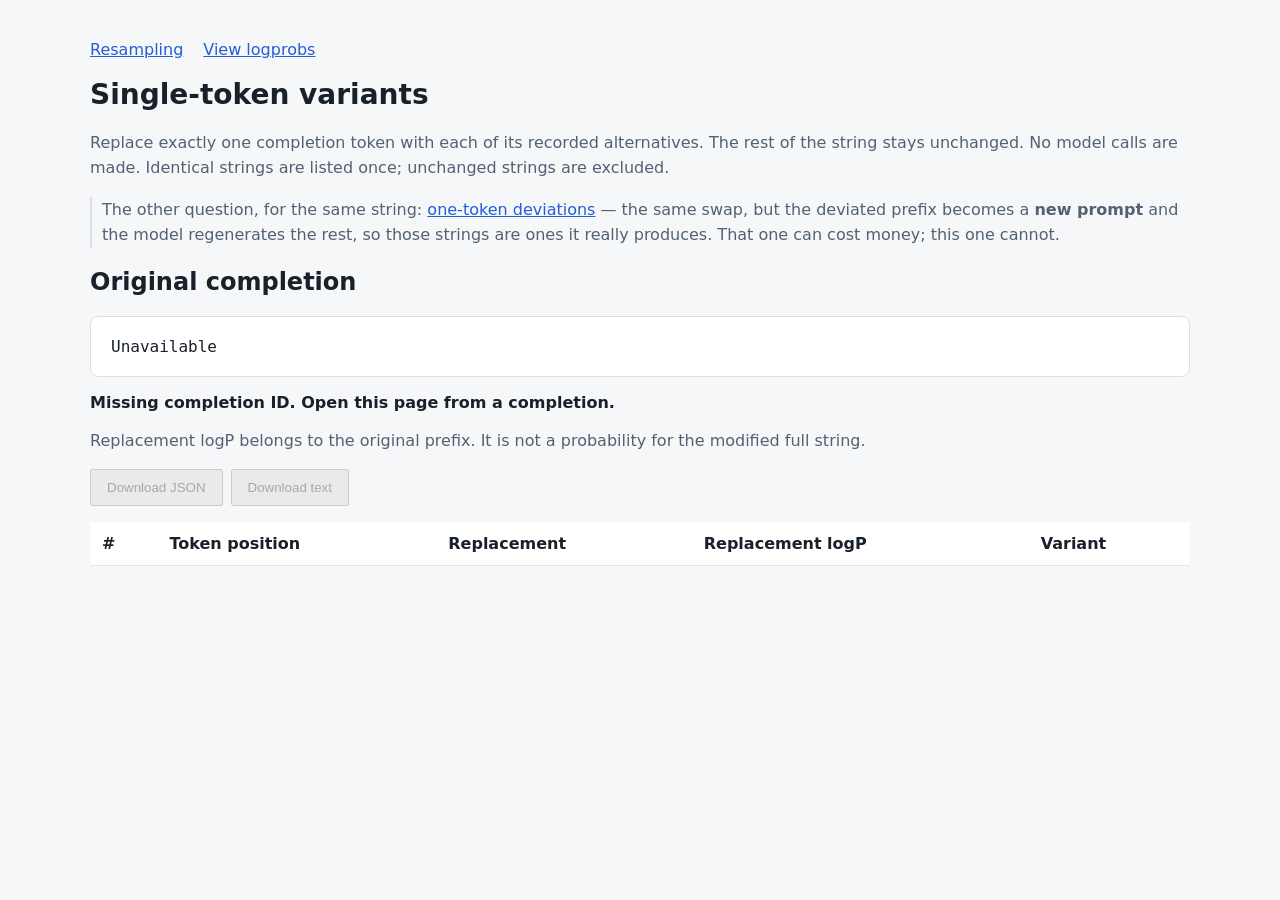
<file: single-token-variants.html>
<!doctype html>
<html lang="en"><head><meta charset="utf-8"><meta name="viewport" content="width=device-width,initial-scale=1"><title>Single-token variants</title>
<style>body{font:16px system-ui,sans-serif;background:#f6f7f9;color:#18202a;max-width:1100px;margin:40px auto;padding:0 24px}a{color:#245dd8}h1{font-size:28px}pre{white-space:pre-wrap;overflow-wrap:anywhere;background:white;padding:20px;border:1px solid #dce0e6;border-radius:8px}table{width:100%;border-collapse:collapse;background:white}td,th{padding:12px;text-align:left;border-bottom:1px solid #e2e5ea;vertical-align:top}td:last-child{white-space:pre-wrap;overflow-wrap:anywhere}code{white-space:pre-wrap}button{padding:9px 15px;margin:0 8px 16px 0;cursor:pointer}.note{color:#526173;line-height:1.6}#status{font-weight:600}#sibling{border-left:2px solid #dce0e6;padding-left:10px}mark{background:#fff0ae}nav{display:flex;gap:20px}</style></head>
<body><nav><a href="/">Resampling</a><a id="viewer">View logprobs</a></nav><h1>Single-token variants</h1>
<p class="note">Replace exactly one completion token with each of its recorded alternatives. The rest of the string stays unchanged. No model calls are made. Identical strings are listed once; unchanged strings are excluded.</p>
<p class="note" id="sibling">The other question, for the same string:
  <a id="deviationsLink" href="#">one-token deviations</a> — the same swap, but the
  deviated prefix becomes a <b>new prompt</b> and the model regenerates the rest, so
  those strings are ones it really produces. That one can cost money; this one cannot.</p>
<h2>Original completion</h2><pre id="original">Loading…</pre><p id="status" role="status">Generating variants…</p>
<p class="note">Replacement logP belongs to the original prefix. It is not a probability for the modified full string.</p>
<button id="json" disabled>Download JSON</button><button id="txt" disabled>Download text</button>
<table><thead><tr><th>#</th><th>Token position</th><th>Replacement</th><th>Replacement logP</th><th>Variant</th></tr></thead><tbody id="rows"></tbody></table>
<script>
const id=new URLSearchParams(location.search).get('id');
const viewer=document.getElementById('viewer');viewer.href='/logprobs.html?id='+encodeURIComponent(id||'');
const status=document.getElementById('status');
/* The two pages are neighbours and were easy to confuse -- this one keeps the
   original tail, the other regenerates it -- so each links to the other. */
document.getElementById('deviationsLink').href='/strings.html?view=deviations&base_id='+encodeURIComponent(id||'');
function download(name,text,type){const url=URL.createObjectURL(new Blob([text],{type}));const a=document.createElement('a');a.href=url;a.download=name;a.click();setTimeout(()=>URL.revokeObjectURL(url),1000);}
(async()=>{try{
 if(!id)throw new Error('Missing completion ID. Open this page from a completion.');
 const response=await fetch('/api/single-token-variants?id='+encodeURIComponent(id));const data=await response.json();if(!response.ok)throw new Error(data.error);
 document.getElementById('original').textContent=data.original;
 status.textContent=data.count+' unique single-token variants'+(data.truncated?
  ' — from the first '+data.positions+' of '+data.positions_total+' token positions'+
  (data.k<data.k_total?' and the top '+data.k+' of '+data.k_total+' alternatives':'')+
  '. '+data.total_substitutions+' single-token substitutions exist in all; the whole set'+
  ' would be gigabytes of text, so the server sends what fits.':'');
 const fragment=document.createDocumentFragment();
 data.variants.forEach((v,i)=>{const row=document.createElement('tr');const c=v.changes[0];
 for(const text of [i+1,v.changes.map(c=>c.position).join(', '),JSON.stringify(c.original)+' → '+JSON.stringify(c.replacement),typeof c.logprob==='number'?c.logprob.toFixed(4):'unknown',v.text]){const cell=document.createElement('td');cell.textContent=text;row.appendChild(cell);}fragment.appendChild(row);});
 document.getElementById('rows').appendChild(fragment);
 const json=document.getElementById('json'),txt=document.getElementById('txt');json.disabled=false;txt.disabled=false;
 json.onclick=()=>download('single-token-variants.json',JSON.stringify(data,null,2),'application/json');
 txt.onclick=()=>download('single-token-variants.txt',data.variants.map(v=>v.text).join('\n'),'text/plain');
 }catch(error){status.textContent=error.message;document.getElementById('original').textContent='Unavailable';}})();
</script></body></html>
</file>
<file: app.css>
/* Anything carrying the hidden attribute is hidden, full stop.

   [hidden] is a UA rule of the lowest specificity, so one author rule like
   `.controls label { display: flex }` silently defeats it -- and then JS that
   sets el.hidden = true leaves the control on screen. That has now happened
   twice: the walk-only `base`, `steps` and `forward only` stayed in the
   toolbar on every view, and the scope boxes stayed 245px tall inside a closed
   <details>. One !important here is cheaper than remembering it at every rule
   that sets display. */
[hidden] { display: none !important; }

:root { color-scheme: light; scrollbar-color: #aaa #efeeeb; }
@media (prefers-color-scheme: dark) {
  :root:not([data-theme="light"]) { color-scheme: dark; scrollbar-color: #55555f #1f1f24; }
}
:root[data-theme="dark"] { color-scheme: dark; scrollbar-color: #55555f #1f1f24; }
:root[data-theme="light"] { color-scheme: light; scrollbar-color: #aaa #efeeeb; }
::-webkit-scrollbar { width: 12px; height: 12px; }
::-webkit-scrollbar-track { background: var(--panel); }
::-webkit-scrollbar-thumb { background: color-mix(in srgb, var(--ink-faint) 65%, var(--panel)); border: 3px solid var(--panel); border-radius: 999px; }

/* Shared look for the whole set: index, logprobs, dijkstra, builder.

   The three viewers grew separately and each carried its own palette, its own
   button rules and its own body font, so switching between them read as
   switching between unrelated programs. The light palette here is logprobs.html's
   -- it is the page the work actually happens on, so it sets the house style.

   Both naming schemes are kept as aliases (--panel and --card, --danger and
   --bad) so the existing page rules keep working instead of every selector
   having to be rewritten. New rules should prefer --panel and --danger.

   logprobs.html had no dark mode while the other two did. Unifying means all of
   them follow the system, so the dark block below covers every page. --good was
   only ever defined inside dijkstra's dark block, which quietly made
   `color: var(--good)` do nothing in light mode; it is defined in both here. */

:root {
  --bg: #fbfbfa;
  --panel: #fff;
  --card: #fff;
  --ink: #1a1a18;
  --ink-dim: #5d5d58;
  --ink-faint: #8f8f89;
  --line: #e2e1dd;
  --line-soft: #efeeeb;
  --accent: #3d5a80;
  --danger: #a63d40;
  --bad: #a63d40;
  --good: #2d6a4f;
  --mid: #b07d2b;
  --chip: #f2f1ee;
  --hover: #f7f6f4;
  --btn-hover-line: #d3d2cd;
  --btn-active: #e8e7e3;
  --shadow: 0 1px 2px rgba(0, 0, 0, .04), 0 2px 10px rgba(0, 0, 0, .04);
  --hi: #ffeaa7;          /* token hover in logprobs.html */
  --sel: #74b9ff;         /* selected token */
  --prompt-bg: #eef1f5;   /* the given prompt: no logprobs, nothing to click */
  --prompt-bg-hover: #e2e8f0;
  --prompt-ink: #4a5568;
  --best-bg: #dfe6e9;     /* the argmax row in the tooltip */
}

/* Dark palette, in two places on purpose: the media query answers the system
   setting, the attribute answers an explicit choice from the bar, and the guard
   lets an explicit `light` beat a dark system. The two token lists are generated
   identical and must stay that way -- check_theme.py asserts it. */
@media (prefers-color-scheme: dark) {
  :root:not([data-theme="light"]) {
    --bg: #16161a;
    --panel: #1f1f24;
    --card: #1f1f24;
    --ink: #e8e8e4;
    --ink-dim: #a0a09a;
    --ink-faint: #6e6e68;
    --line: #2e2e34;
    --line-soft: #26262b;
    --accent: #8ab0d9;
    --danger: #e08588;
    --bad: #e08588;
    --good: #6ec9a0;
    --mid: #e0b060;
    --chip: #2a2a30;
    --hover: #25252b;
    --btn-hover-line: #3a3a42;
    --btn-active: #303038;
    --shadow: 0 1px 2px rgba(0, 0, 0, .3), 0 2px 8px rgba(0, 0, 0, .2);
    --hi: #6b5a1f;
    --sel: #2f5d84;
    --prompt-bg: #2b303a;
    --prompt-bg-hover: #343a46;
    --prompt-ink: #b6c0cf;
    --best-bg: #2c3a3c;
  }
}

:root[data-theme="dark"] {
    --bg: #16161a;
    --panel: #1f1f24;
    --card: #1f1f24;
    --ink: #e8e8e4;
    --ink-dim: #a0a09a;
    --ink-faint: #6e6e68;
    --line: #2e2e34;
    --line-soft: #26262b;
    --accent: #8ab0d9;
    --danger: #e08588;
    --bad: #e08588;
    --good: #6ec9a0;
    --mid: #e0b060;
    --chip: #2a2a30;
    --hover: #25252b;
    --btn-hover-line: #3a3a42;
    --btn-active: #303038;
    --shadow: 0 1px 2px rgba(0, 0, 0, .3), 0 2px 8px rgba(0, 0, 0, .2);
    --hi: #6b5a1f;
    --sel: #2f5d84;
    --prompt-bg: #2b303a;
    --prompt-bg-hover: #343a46;
    --prompt-ink: #b6c0cf;
    --best-bg: #2c3a3c;
}

* { box-sizing: border-box; }

body {
  margin: 0;
  padding: 1rem 1.25rem 3rem;
  background: var(--bg);
  color: var(--ink);
  font: 16px/1.5 system-ui, -apple-system, "Segoe UI", sans-serif;
}

/* A page that lays out its own centred column overrides this. */
.wrap { max-width: 1080px; margin: 0 auto; }

/* --- buttons: logprobs.html's, which are the ones with real mileage --- */
button {
  font: inherit;
  font-size: .8125rem;
  font-weight: 500;
  cursor: pointer;
  color: var(--ink);
  background: var(--panel);
  border: 1px solid var(--line);
  border-radius: 6px;
  padding: .35rem .7rem;
  transition: background .12s, border-color .12s;
}
button:hover:not(:disabled) { background: var(--chip); border-color: var(--btn-hover-line); }
button:active:not(:disabled) { background: var(--btn-active); }
button:disabled { opacity: .45; cursor: not-allowed; }
button.danger { color: var(--danger); }
button.primary { background: var(--accent); border-color: var(--accent); color: #fff; }
button.primary:hover:not(:disabled) { filter: brightness(1.12); background: var(--accent); }
button.icon {
  width: 1.9rem; padding: .35rem 0; text-align: center;
  border-radius: 999px; color: var(--ink-dim);
}
button.icon[aria-pressed="true"] { background: var(--accent); border-color: var(--accent); color: #fff; }

/* --- form controls --- */
select, input[type=text], input[type=number], textarea {
  font: inherit;
  font-size: .8125rem;
  color: var(--ink);
  background: var(--panel);
  border: 1px solid var(--line);
  border-radius: 6px;
  padding: .25rem .4rem;
}
select { cursor: pointer; }
select:focus, input:focus, textarea:focus { outline: 1px solid var(--accent); outline-offset: -1px; }
input:disabled, select:disabled, textarea:disabled { opacity: .55; cursor: not-allowed; }

/* --- shared bits every page had its own copy of --- */
.cnt {
  display: inline-block; min-width: 1.4em; padding: 0 .3em; margin-left: .25em;
  background: var(--chip); border-radius: 999px; font-variant-numeric: tabular-nums;
  font-size: .8em; color: var(--ink-dim);
}

.panel {
  background: var(--panel); border: 1px solid var(--line); border-radius: 10px;
  box-shadow: var(--shadow); padding: .9rem 1.05rem;
}

/* The uppercase micro-heading all three pages use above a block. */
.eyebrow, .panel > h2 {
  margin: 0 0 .7rem; font-size: .6875rem; text-transform: uppercase;
  letter-spacing: .05em; color: var(--ink-faint); font-weight: 600;
}

code {
  background: var(--chip); padding: .08em .3em; border-radius: 4px; font-size: .92em;
  font-family: ui-monospace, SFMono-Regular, Menlo, Consolas, monospace;
}

.mono { font-family: ui-monospace, SFMono-Regular, Menlo, Consolas, monospace; }
.num { text-align: right; font-variant-numeric: tabular-nums; }

/* Button groups and inline labelled fields in a toolbar. */
.grp {
  display: flex; align-items: center; gap: .3rem;
  padding-right: .5rem; margin-right: .2rem; border-right: 1px solid var(--line-soft);
}
.grp:last-of-type { border-right: 0; }
.fld { display: flex; align-items: center; gap: .35rem; font-size: .8125rem; color: var(--ink-dim); }

/* The nav strip is gone: it carried one link most of the time and a record
   count the meta block already reported. Its links live in the settings panel. */

/* ---------------------------------------------------------------- settings bar

   The strip above the results, rendered by bar.js. Four controls stay out: the
   ones that change WHAT you are looking at. The rest lives behind `more`,
   because a strip of fourteen controls is a page you read, not a bar you use. */
.sbar {
  display: flex; align-items: center; gap: .4rem; flex-wrap: wrap;
  padding: .35rem .6rem; margin: 0 0 .8rem;
  background: var(--card); border: 1px solid var(--line);
  border-radius: 8px; box-shadow: var(--shadow);
  font-size: .8125rem;
}
.sfield { display: flex; align-items: center; gap: .4rem; color: var(--ink-dim); }
.sfield > span:first-child { color: var(--ink-faint); }
.sfield input[type=text] { font-family: ui-monospace, Menlo, monospace; width: 11rem; }
.sfield input[type=number] { width: 4.5rem; }
.sscope input[type=range] { width: 4.5rem; margin: 0; vertical-align: middle; }
.sscope input[type=range].off { opacity: .4; }
.sscope b { color: var(--accent); font-family: ui-monospace, Menlo, monospace; font-weight: 600; }
.sscope input[type=range].off + b { color: var(--ink-faint); }
/* Icon-only, square, no text: three glyphs is the whole strip. `on` is the
   pressed look, which is the only thing saying whether colour is applied or the
   panel is open. */
.sicon {
  display: inline-flex; align-items: center; justify-content: center;
  width: 1.75rem; height: 1.75rem; padding: 0;
  color: var(--ink-dim);
}
.sicon:hover { color: var(--ink); }
.sicon.on { color: var(--card); background: var(--accent); border-color: var(--accent); }
.spagestatus { color: var(--ink-faint); font-size: .78125rem; }
.spagestatus:not(:empty) { margin-left: .6rem; }
.sinfo { display: none; margin-left: auto; color: var(--ink-faint); font-size: .78125rem;
  font-variant-numeric: tabular-nums; }

.smorepanel {
  display: grid; gap: .45rem;
  padding: .75rem .9rem; margin: -.6rem 0 1rem;
  background: var(--chip); border: 1px solid var(--line);
  border-radius: 8px; font-size: .8125rem;
}
/* Two element children per row, always: free text or a third element inside a
   grid container becomes its own item, which is what put a label on one line and
   its control on the next the first time round. */
.smorepanel .sfield { display: grid; grid-template-columns: 10rem minmax(0, 1fr);
  gap: .5rem; align-items: center; }
.smorepanel .sscope { display: flex; align-items: center; gap: .5rem; }
.sends { display: flex; gap: .6rem; flex-wrap: wrap;
  font-family: ui-monospace, Menlo, monospace; }
.sends label { display: inline-flex; gap: .2rem; align-items: center; cursor: pointer; }
.sfoot { margin-top: .3rem; font-size: .78125rem; color: var(--ink-faint); }
.sfoot .sep { margin: 0 .4rem; }

/* Token colouring is opt-in, off by default: the colours are useful when you are
   reading probabilities and noise when you are reading text. Each token carries
   its colour in --tc and this class decides whether it shows, so the bar's box
   costs one class toggle and no re-render. */
body.tok-colour .tok,
body.tok-colour .token { background: var(--tc, transparent); }

/* The colour key moved out of the strip: three icons is the whole strip, and the
   scale is explained on the help page and in the button's own title. */

/* A page's own controls, moved into the panel. They keep their own look; this
   only stops them from being a row of their own. */
#sPageExtra:not(:empty) { margin-top: .5rem; padding-top: .5rem;
  border-top: 1px solid var(--line); }
#sPageExtra #toolbar { display: flex; flex-wrap: wrap; gap: .5rem;
  align-items: center; }

/* The one link on a page that has no settings bar of its own. */
.backlink { display: inline-block; margin-bottom: .8rem;
  font-size: .8125rem; color: var(--ink-faint); text-decoration: none; }
.backlink:hover { color: var(--accent); }

/* The advanced list: which controls sit on the visible strip. */
.sadv { margin-top: .5rem; padding-top: .5rem; border-top: 1px solid var(--line); }
.sadv summary { font-size: .78125rem; color: var(--ink-faint); cursor: pointer; }
.sadvhint { margin: .4rem 0 .5rem; font-size: .75rem; color: var(--ink-faint);
  line-height: 1.5; max-width: 34rem; }
.sadvlist { display: grid; grid-template-columns: repeat(auto-fill, minmax(11rem, 1fr));
  gap: .25rem .8rem; margin-bottom: .55rem; }
.sadvlist label { display: flex; align-items: center; gap: .35rem;
  font-size: .78125rem; color: var(--ink-dim); cursor: pointer; }
/* A switch the page on screen has nothing for. Shown rather than hidden, and
   saying so, because a box that vanishes between pages is its own puzzle. */
.sadvlist label.off { color: var(--ink-faint); cursor: not-allowed; }
#sPinReset { font-size: .75rem; padding: .15rem .5rem; }

/* A control moved onto the strip: the panel's two-column grid is for rows, so on
   the strip it goes back to sitting inline with its label. */
.sbar .sfield { display: inline-flex; align-items: center; gap: .35rem; }
.sbar .sfield select, .sbar .sfield input[type=text] { max-width: 12rem; }
.sbar .sfield input[type=text] { width: 8rem; }

/* A pinned control the current view cannot use: it stays where you put it and
   goes grey, rather than vanishing after you deliberately pinned it. */
.sbar .sfield.dead { opacity: .42; }
.sbar .sfield.dead, .sbar .sfield.dead * { cursor: not-allowed; }

/* The raw record, opened by the bar's  button. Its own block rather than a
   dialog: you read it next to the string it belongs to. */
.sjson { margin: 0 0 1rem; padding: .6rem .8rem;
  background: var(--chip); border: 1px solid var(--line); border-radius: 8px; }
.sjsonhead { font-size: .78125rem; color: var(--ink-faint); margin-bottom: .4rem;
  font-family: ui-monospace, Menlo, monospace; }
.sjson pre { margin: 0; max-height: 26rem; overflow: auto;
  font: 12px/1.45 ui-monospace, Menlo, monospace; color: var(--ink-dim);
  white-space: pre; }

/* A control that is only a button: no label column to reserve. */
.smorepanel .sfield.sbare { display: block; }

/* Page blocks, switched by classes the bar puts on <body>. Hidden by default
   means the rule is the absence of the class, so nothing has to run for the
   minimal case to be the minimal case. */
/* The whole header, not only the counts block: the title, the blurb explaining
   the view and the route the data came from are the same kind of thing -- an
   explanation of what you are looking at, which the minimal case does without. */
/* .meta-block is for a page whose <header> is something else: the token browser's
   is a toolbar, so its details live in a block of their own. */
body:not(.show-meta) header, body:not(.show-meta) .meta-block { display: none !important; }
</file>
